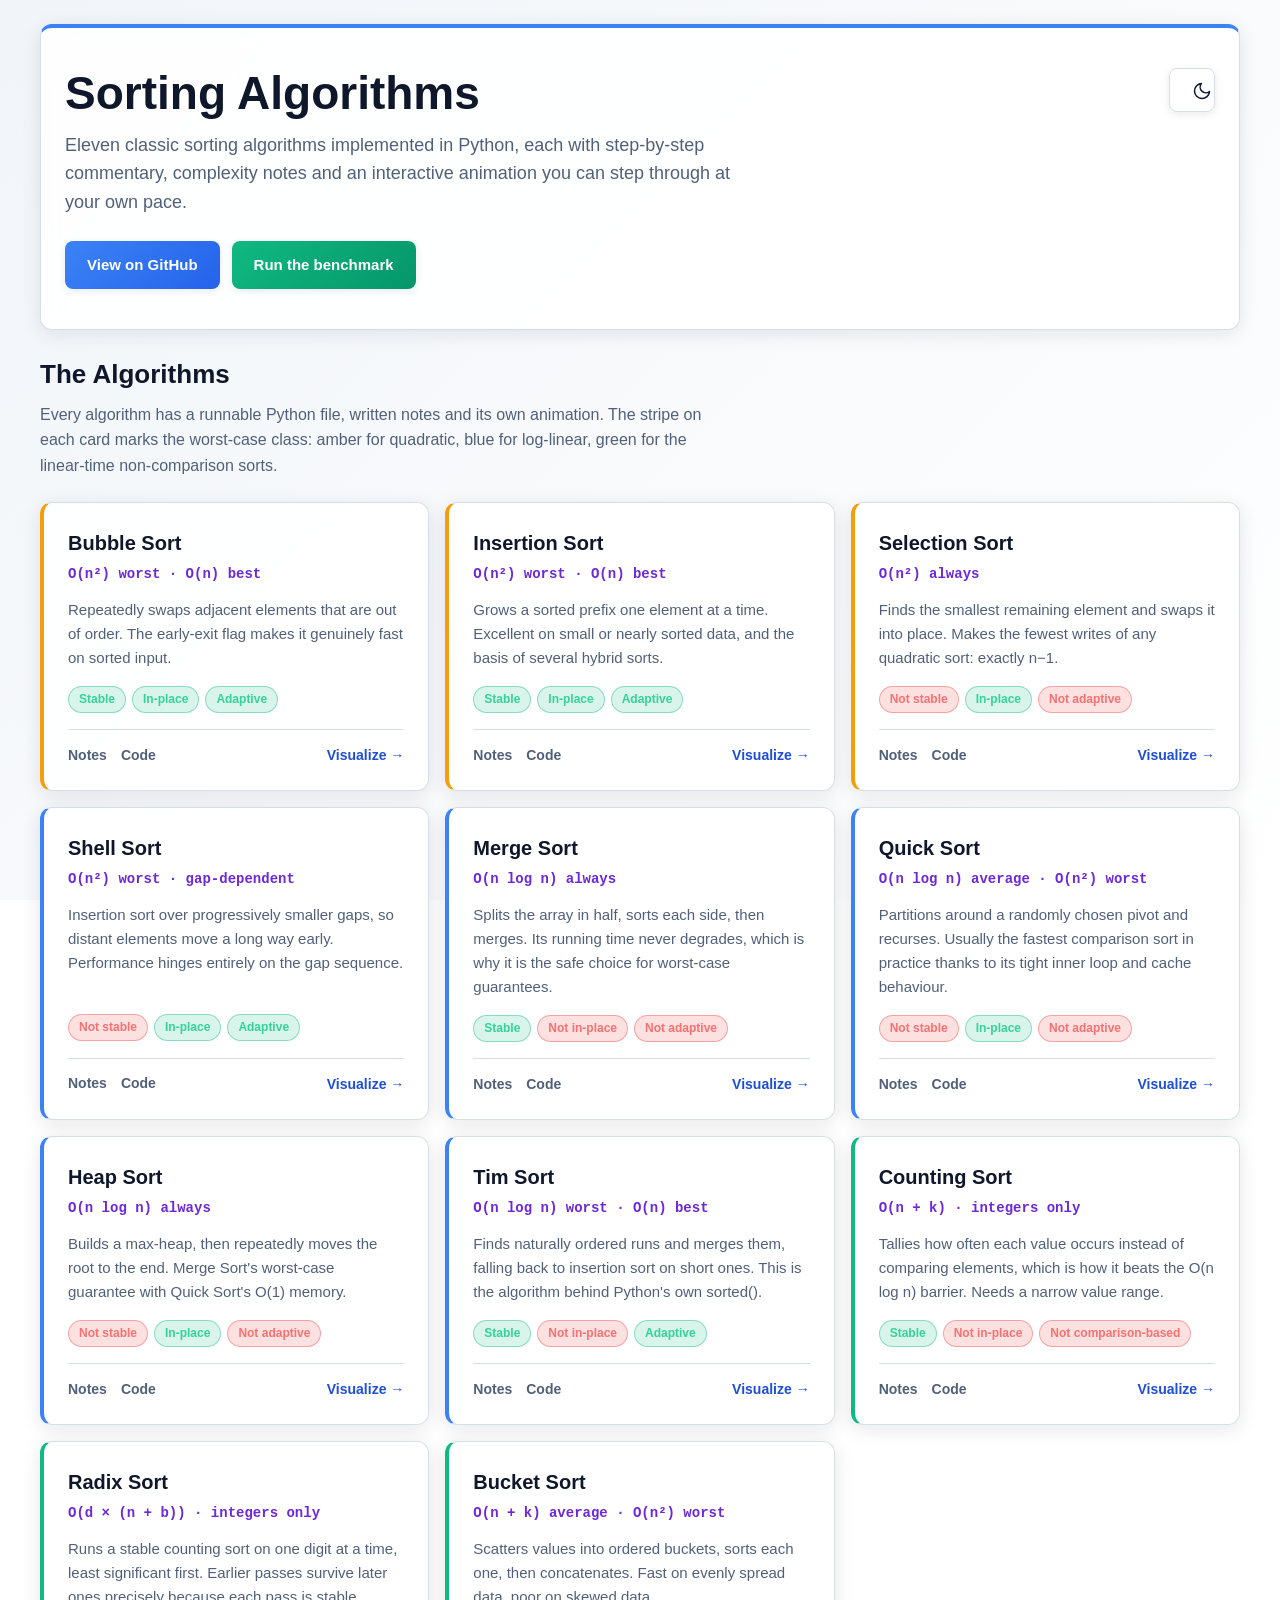
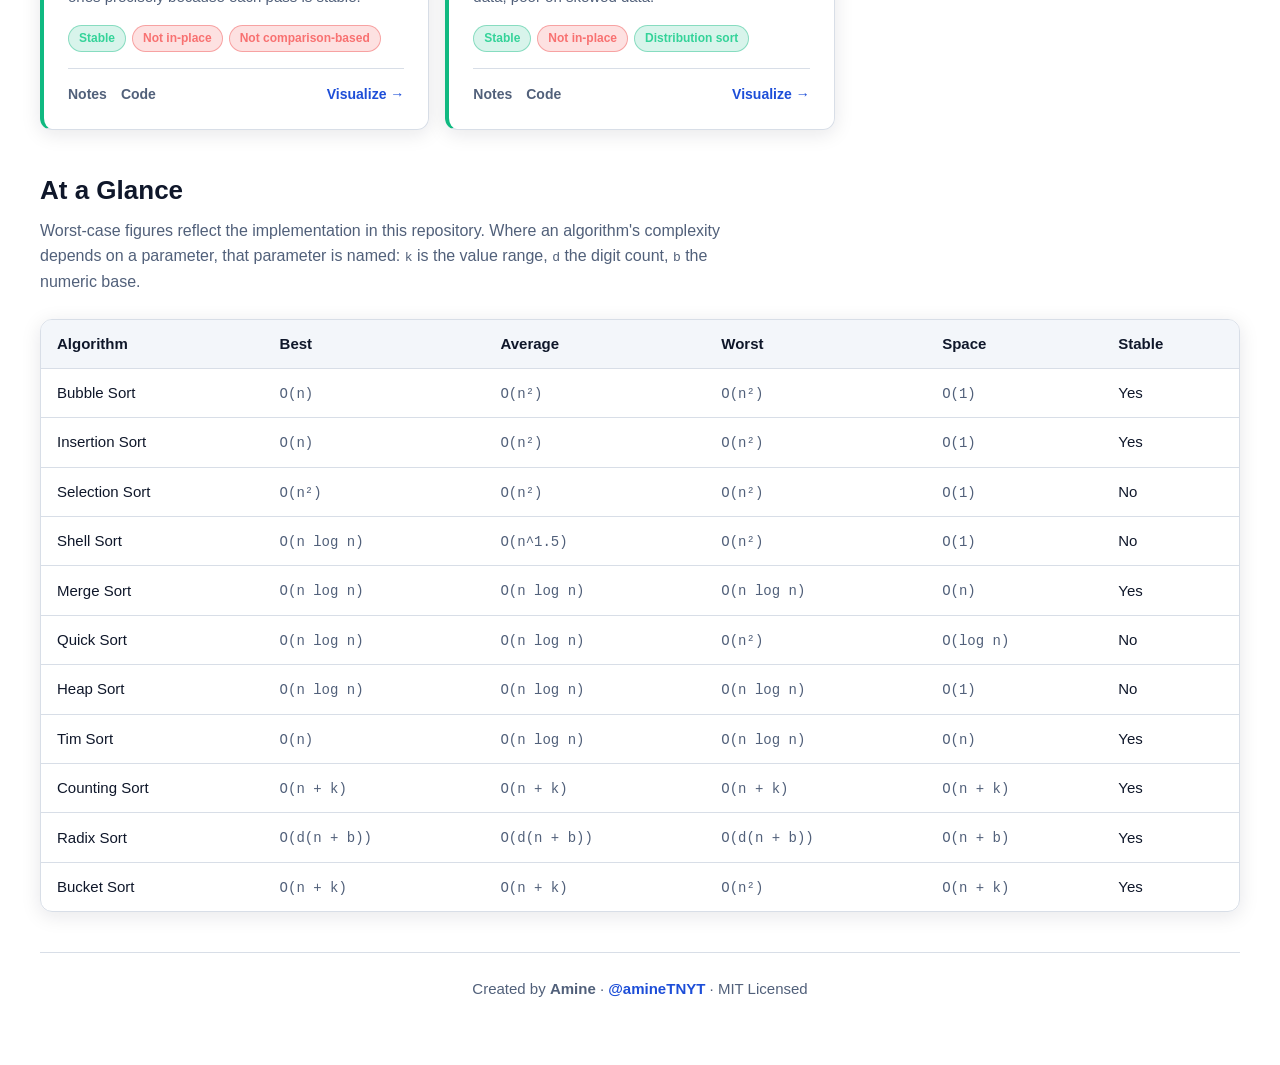
<file: index.html>
<!DOCTYPE html>
<html lang="en">
<head>
<meta charset="UTF-8">
<meta name="viewport" content="width=device-width, initial-scale=1.0">
<title>Sorting Algorithms - Python Implementations &amp; Visualizations</title>
<meta name="description" content="Eleven classic sorting algorithms in Python, each with commented code, complexity notes and an interactive animation.">
<link rel="stylesheet" href="./assets/visualizer.css">
<link rel="stylesheet" href="./assets/home.css">
<script>
    // Apply the saved theme before first paint, so the page never flashes
    // the wrong one on load.
    try {
        var savedTheme = localStorage.getItem('sorting-algorithms-theme');
        if (savedTheme) document.documentElement.setAttribute('data-theme', savedTheme);
    } catch (error) { /* storage unavailable - fall back to the OS preference */ }
</script>
</head>
<body>

<div class="container">

    <header class="hero">
        <div class="hero-top">
            <div>
                <h1>Sorting Algorithms</h1>
                <p class="tagline">
                    Eleven classic sorting algorithms implemented in Python, each with
                    step-by-step commentary, complexity notes and an interactive
                    animation you can step through at your own pace.
                </p>
            </div>
            <button class="theme-toggle" id="themeToggle" type="button" aria-label="Switch colour theme">
                <svg class="icon-moon" viewBox="0 0 24 24" aria-hidden="true">
                    <path d="M21 12.8A9 9 0 1 1 11.2 3a7 7 0 0 0 9.8 9.8z"/>
                </svg>
                <svg class="icon-sun" viewBox="0 0 24 24" aria-hidden="true">
                    <circle cx="12" cy="12" r="4"/>
                    <path d="M12 2v2M12 20v2M4.9 4.9l1.4 1.4M17.7 17.7l1.4 1.4M2 12h2M20 12h2M4.9 19.1l1.4-1.4M17.7 6.3l1.4-1.4"/>
                </svg>
            </button>
        </div>
        <div class="hero-links">
            <a href="https://github.com/amineTNYT/Sorting-algorithms">View on GitHub</a>
            <a class="secondary" href="./benchmark/">Run the benchmark</a>
        </div>
    </header>

    <section>
        <h2>The Algorithms</h2>
        <p class="section-note">
            Every algorithm has a runnable Python file, written notes and its own
            animation. The stripe on each card marks the worst-case class: amber for
            quadratic, blue for log-linear, green for the linear-time non-comparison
            sorts.
        </p>

        <div class="card-grid">

            <article class="card tier-quadratic">
                <h3>Bubble Sort</h3>
                <div class="complexity">O(n&sup2;) worst &middot; O(n) best</div>
                <p>
                    Repeatedly swaps adjacent elements that are out of order. The
                    early-exit flag makes it genuinely fast on sorted input.
                </p>
                <div class="traits">
                    <span class="trait yes">Stable</span>
                    <span class="trait yes">In-place</span>
                    <span class="trait yes">Adaptive</span>
                </div>
                <div class="card-links">
                    <a href="./Bubble%20sort/">Notes</a>
                    <a href="./Bubble%20sort/bubble_sort.py">Code</a>
                    <a class="viz" href="./Bubble%20sort/bubble_sort.html">Visualize &rarr;</a>
                </div>
            </article>

            <article class="card tier-quadratic">
                <h3>Insertion Sort</h3>
                <div class="complexity">O(n&sup2;) worst &middot; O(n) best</div>
                <p>
                    Grows a sorted prefix one element at a time. Excellent on small
                    or nearly sorted data, and the basis of several hybrid sorts.
                </p>
                <div class="traits">
                    <span class="trait yes">Stable</span>
                    <span class="trait yes">In-place</span>
                    <span class="trait yes">Adaptive</span>
                </div>
                <div class="card-links">
                    <a href="./Insertion%20sort/">Notes</a>
                    <a href="./Insertion%20sort/insertion_sort.py">Code</a>
                    <a class="viz" href="./Insertion%20sort/insertion_sort.html">Visualize &rarr;</a>
                </div>
            </article>

            <article class="card tier-quadratic">
                <h3>Selection Sort</h3>
                <div class="complexity">O(n&sup2;) always</div>
                <p>
                    Finds the smallest remaining element and swaps it into place.
                    Makes the fewest writes of any quadratic sort: exactly n&minus;1.
                </p>
                <div class="traits">
                    <span class="trait no">Not stable</span>
                    <span class="trait yes">In-place</span>
                    <span class="trait no">Not adaptive</span>
                </div>
                <div class="card-links">
                    <a href="./Selection%20sort/">Notes</a>
                    <a href="./Selection%20sort/selection_sort.py">Code</a>
                    <a class="viz" href="./Selection%20sort/selection_sort.html">Visualize &rarr;</a>
                </div>
            </article>

            <article class="card tier-loglinear">
                <h3>Shell Sort</h3>
                <div class="complexity">O(n&sup2;) worst &middot; gap-dependent</div>
                <p>
                    Insertion sort over progressively smaller gaps, so distant
                    elements move a long way early. Performance hinges entirely on
                    the gap sequence.
                </p>
                <div class="traits">
                    <span class="trait no">Not stable</span>
                    <span class="trait yes">In-place</span>
                    <span class="trait yes">Adaptive</span>
                </div>
                <div class="card-links">
                    <a href="./Shell%20sort/">Notes</a>
                    <a href="./Shell%20sort/shell_sort.py">Code</a>
                    <a class="viz" href="./Shell%20sort/shell_sort.html">Visualize &rarr;</a>
                </div>
            </article>

            <article class="card tier-loglinear">
                <h3>Merge Sort</h3>
                <div class="complexity">O(n log n) always</div>
                <p>
                    Splits the array in half, sorts each side, then merges. Its
                    running time never degrades, which is why it is the safe choice
                    for worst-case guarantees.
                </p>
                <div class="traits">
                    <span class="trait yes">Stable</span>
                    <span class="trait no">Not in-place</span>
                    <span class="trait no">Not adaptive</span>
                </div>
                <div class="card-links">
                    <a href="./Merge%20sort/">Notes</a>
                    <a href="./Merge%20sort/merge_sort.py">Code</a>
                    <a class="viz" href="./Merge%20sort/merge_sort.html">Visualize &rarr;</a>
                </div>
            </article>

            <article class="card tier-loglinear">
                <h3>Quick Sort</h3>
                <div class="complexity">O(n log n) average &middot; O(n&sup2;) worst</div>
                <p>
                    Partitions around a randomly chosen pivot and recurses. Usually
                    the fastest comparison sort in practice thanks to its tight
                    inner loop and cache behaviour.
                </p>
                <div class="traits">
                    <span class="trait no">Not stable</span>
                    <span class="trait yes">In-place</span>
                    <span class="trait no">Not adaptive</span>
                </div>
                <div class="card-links">
                    <a href="./Quick%20sort/">Notes</a>
                    <a href="./Quick%20sort/quick_sort.py">Code</a>
                    <a class="viz" href="./Quick%20sort/quick_sort.html">Visualize &rarr;</a>
                </div>
            </article>

            <article class="card tier-loglinear">
                <h3>Heap Sort</h3>
                <div class="complexity">O(n log n) always</div>
                <p>
                    Builds a max-heap, then repeatedly moves the root to the end.
                    Merge Sort's worst-case guarantee with Quick Sort's O(1) memory.
                </p>
                <div class="traits">
                    <span class="trait no">Not stable</span>
                    <span class="trait yes">In-place</span>
                    <span class="trait no">Not adaptive</span>
                </div>
                <div class="card-links">
                    <a href="./Heap%20sort/">Notes</a>
                    <a href="./Heap%20sort/heap_sort.py">Code</a>
                    <a class="viz" href="./Heap%20sort/heap_sort.html">Visualize &rarr;</a>
                </div>
            </article>

            <article class="card tier-loglinear">
                <h3>Tim Sort</h3>
                <div class="complexity">O(n log n) worst &middot; O(n) best</div>
                <p>
                    Finds naturally ordered runs and merges them, falling back to
                    insertion sort on short ones. This is the algorithm behind
                    Python's own sorted().
                </p>
                <div class="traits">
                    <span class="trait yes">Stable</span>
                    <span class="trait no">Not in-place</span>
                    <span class="trait yes">Adaptive</span>
                </div>
                <div class="card-links">
                    <a href="./Tim%20sort/">Notes</a>
                    <a href="./Tim%20sort/tim_sort.py">Code</a>
                    <a class="viz" href="./Tim%20sort/tim_sort.html">Visualize &rarr;</a>
                </div>
            </article>

            <article class="card tier-linear">
                <h3>Counting Sort</h3>
                <div class="complexity">O(n + k) &middot; integers only</div>
                <p>
                    Tallies how often each value occurs instead of comparing
                    elements, which is how it beats the O(n log n) barrier. Needs a
                    narrow value range.
                </p>
                <div class="traits">
                    <span class="trait yes">Stable</span>
                    <span class="trait no">Not in-place</span>
                    <span class="trait no">Not comparison-based</span>
                </div>
                <div class="card-links">
                    <a href="./Counting%20sort/">Notes</a>
                    <a href="./Counting%20sort/counting_sort.py">Code</a>
                    <a class="viz" href="./Counting%20sort/counting_sort.html">Visualize &rarr;</a>
                </div>
            </article>

            <article class="card tier-linear">
                <h3>Radix Sort</h3>
                <div class="complexity">O(d &times; (n + b)) &middot; integers only</div>
                <p>
                    Runs a stable counting sort on one digit at a time, least
                    significant first. Earlier passes survive later ones precisely
                    because each pass is stable.
                </p>
                <div class="traits">
                    <span class="trait yes">Stable</span>
                    <span class="trait no">Not in-place</span>
                    <span class="trait no">Not comparison-based</span>
                </div>
                <div class="card-links">
                    <a href="./Radix%20sort/">Notes</a>
                    <a href="./Radix%20sort/radix_sort.py">Code</a>
                    <a class="viz" href="./Radix%20sort/radix_sort.html">Visualize &rarr;</a>
                </div>
            </article>

            <article class="card tier-linear">
                <h3>Bucket Sort</h3>
                <div class="complexity">O(n + k) average &middot; O(n&sup2;) worst</div>
                <p>
                    Scatters values into ordered buckets, sorts each one, then
                    concatenates. Fast on evenly spread data, poor on skewed data.
                </p>
                <div class="traits">
                    <span class="trait yes">Stable</span>
                    <span class="trait no">Not in-place</span>
                    <span class="trait yes">Distribution sort</span>
                </div>
                <div class="card-links">
                    <a href="./Bucket%20sort/">Notes</a>
                    <a href="./Bucket%20sort/bucket_sort.py">Code</a>
                    <a class="viz" href="./Bucket%20sort/bucket_sort.html">Visualize &rarr;</a>
                </div>
            </article>

        </div>
    </section>

    <section>
        <h2>At a Glance</h2>
        <p class="section-note">
            Worst-case figures reflect the implementation in this repository. Where
            an algorithm's complexity depends on a parameter, that parameter is
            named: <code>k</code> is the value range, <code>d</code> the digit
            count, <code>b</code> the numeric base.
        </p>

        <div class="table-wrap">
            <table>
                <thead>
                    <tr>
                        <th>Algorithm</th>
                        <th>Best</th>
                        <th>Average</th>
                        <th>Worst</th>
                        <th>Space</th>
                        <th>Stable</th>
                    </tr>
                </thead>
                <tbody>
                    <tr>
                        <td>Bubble Sort</td>
                        <td><code>O(n)</code></td>
                        <td><code>O(n&sup2;)</code></td>
                        <td><code>O(n&sup2;)</code></td>
                        <td><code>O(1)</code></td>
                        <td>Yes</td>
                    </tr>
                    <tr>
                        <td>Insertion Sort</td>
                        <td><code>O(n)</code></td>
                        <td><code>O(n&sup2;)</code></td>
                        <td><code>O(n&sup2;)</code></td>
                        <td><code>O(1)</code></td>
                        <td>Yes</td>
                    </tr>
                    <tr>
                        <td>Selection Sort</td>
                        <td><code>O(n&sup2;)</code></td>
                        <td><code>O(n&sup2;)</code></td>
                        <td><code>O(n&sup2;)</code></td>
                        <td><code>O(1)</code></td>
                        <td>No</td>
                    </tr>
                    <tr>
                        <td>Shell Sort</td>
                        <td><code>O(n log n)</code></td>
                        <td><code>O(n^1.5)</code></td>
                        <td><code>O(n&sup2;)</code></td>
                        <td><code>O(1)</code></td>
                        <td>No</td>
                    </tr>
                    <tr>
                        <td>Merge Sort</td>
                        <td><code>O(n log n)</code></td>
                        <td><code>O(n log n)</code></td>
                        <td><code>O(n log n)</code></td>
                        <td><code>O(n)</code></td>
                        <td>Yes</td>
                    </tr>
                    <tr>
                        <td>Quick Sort</td>
                        <td><code>O(n log n)</code></td>
                        <td><code>O(n log n)</code></td>
                        <td><code>O(n&sup2;)</code></td>
                        <td><code>O(log n)</code></td>
                        <td>No</td>
                    </tr>
                    <tr>
                        <td>Heap Sort</td>
                        <td><code>O(n log n)</code></td>
                        <td><code>O(n log n)</code></td>
                        <td><code>O(n log n)</code></td>
                        <td><code>O(1)</code></td>
                        <td>No</td>
                    </tr>
                    <tr>
                        <td>Tim Sort</td>
                        <td><code>O(n)</code></td>
                        <td><code>O(n log n)</code></td>
                        <td><code>O(n log n)</code></td>
                        <td><code>O(n)</code></td>
                        <td>Yes</td>
                    </tr>
                    <tr>
                        <td>Counting Sort</td>
                        <td><code>O(n + k)</code></td>
                        <td><code>O(n + k)</code></td>
                        <td><code>O(n + k)</code></td>
                        <td><code>O(n + k)</code></td>
                        <td>Yes</td>
                    </tr>
                    <tr>
                        <td>Radix Sort</td>
                        <td><code>O(d(n + b))</code></td>
                        <td><code>O(d(n + b))</code></td>
                        <td><code>O(d(n + b))</code></td>
                        <td><code>O(n + b)</code></td>
                        <td>Yes</td>
                    </tr>
                    <tr>
                        <td>Bucket Sort</td>
                        <td><code>O(n + k)</code></td>
                        <td><code>O(n + k)</code></td>
                        <td><code>O(n&sup2;)</code></td>
                        <td><code>O(n + k)</code></td>
                        <td>Yes</td>
                    </tr>
                </tbody>
            </table>
        </div>
    </section>

    <footer class="page-footer">
        Created by <strong>Amine</strong> &middot;
        <a href="https://github.com/amineTNYT" target="_blank" rel="noopener">@amineTNYT</a>
        &middot; MIT Licensed
    </footer>

</div>

<script src="./assets/visualizer.js"></script>

</body>
</html>
</file>
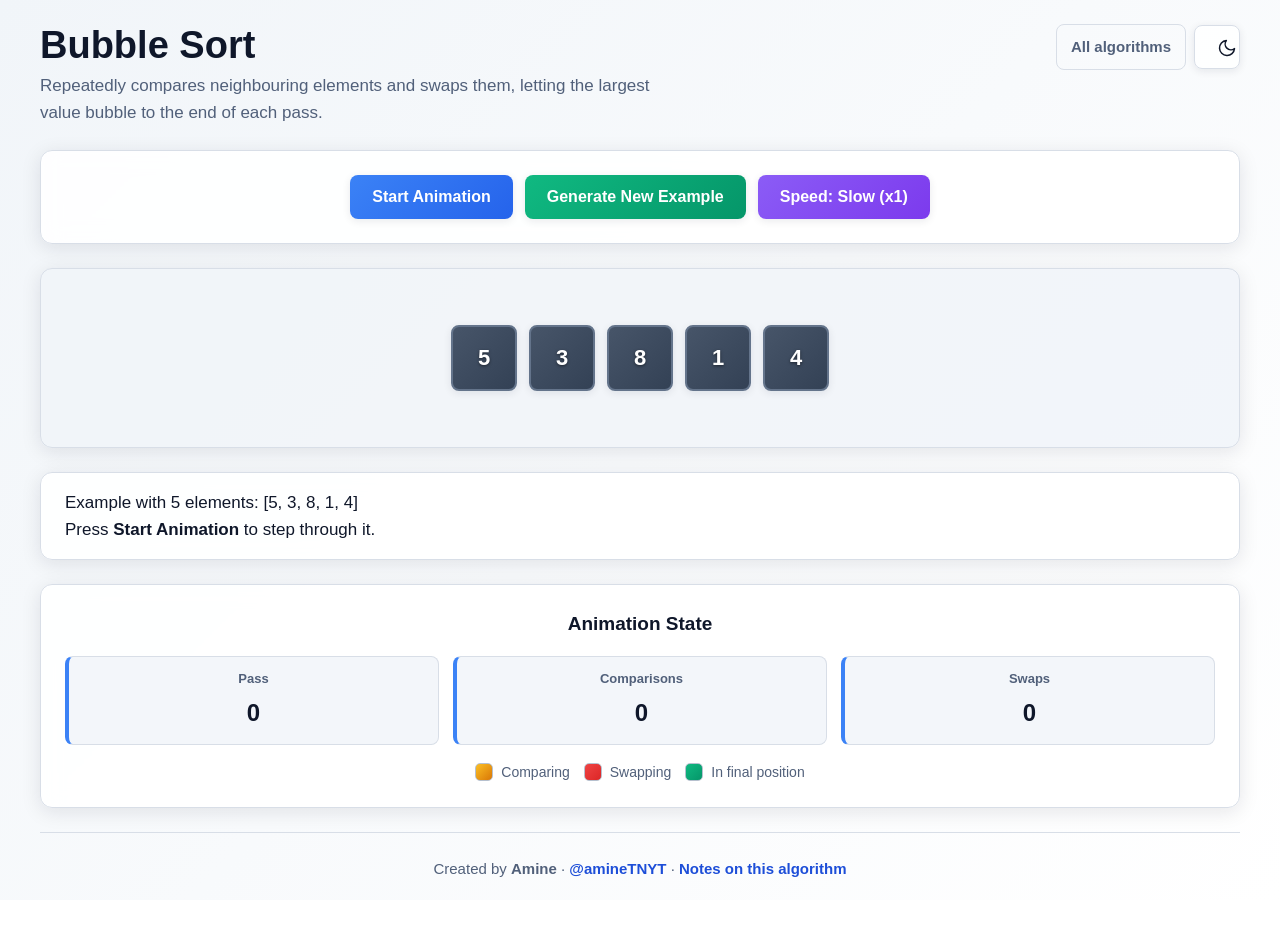
<file: Bubble sort/bubble_sort.html>
<!DOCTYPE html>
<html lang="en">
<head>
<meta charset="UTF-8">
<meta name="viewport" content="width=device-width, initial-scale=1.0">
<title>Bubble Sort - Interactive Visualization</title>
<meta name="description" content="Repeatedly compares neighbouring elements and swaps them, letting the largest value bubble to the end of each pass.">
<link rel="stylesheet" href="../assets/visualizer.css">
<script>
    // Apply the saved theme before first paint, so the page never flashes
    // the wrong one on load.
    try {
        var savedTheme = localStorage.getItem('sorting-algorithms-theme');
        if (savedTheme) document.documentElement.setAttribute('data-theme', savedTheme);
    } catch (error) { /* storage unavailable - fall back to the OS preference */ }
</script>
</head>
<body>

<div class="container">

    <header class="page-header">
        <div>
            <h1>Bubble Sort</h1>
            <p class="subtitle">Repeatedly compares neighbouring elements and swaps them, letting the largest value bubble to the end of each pass.</p>
        </div>
        <div class="header-actions">
            <a class="back-link" href="../index.html">All algorithms</a>
            <button class="theme-toggle" id="themeToggle" type="button" aria-label="Switch colour theme">
                <svg class="icon-moon" viewBox="0 0 24 24" aria-hidden="true">
                    <path d="M21 12.8A9 9 0 1 1 11.2 3a7 7 0 0 0 9.8 9.8z"/>
                </svg>
                <svg class="icon-sun" viewBox="0 0 24 24" aria-hidden="true">
                    <circle cx="12" cy="12" r="4"/>
                    <path d="M12 2v2M12 20v2M4.9 4.9l1.4 1.4M17.7 17.7l1.4 1.4M2 12h2M20 12h2M4.9 19.1l1.4-1.4M17.7 6.3l1.4-1.4"/>
                </svg>
            </button>
        </div>
    </header>

    <div class="panel">
        <div class="buttons">
            <button id="startBtn" type="button">Start Animation</button>
            <button id="generateBtn" type="button">Generate New Example</button>
            <button id="speedBtn" type="button">Speed: Slow (x1)</button>
        </div>
    </div>

    <div class="array-display">
        <div class="array-container" id="arrayContainer"></div>
        <div class="aux-panel" id="auxPanel">
            <div class="aux-title" id="auxTitle"></div>
            <div class="aux-row" id="auxRow"></div>
        </div>
    </div>

    <div class="steps" id="steps" role="status" aria-live="polite"></div>

    <div class="panel">
        <h2>Animation State</h2>
        <div class="status-info">
            <div class="info-item">
                <div class="info-label">Pass</div>
                <div class="info-value" id="pass">0</div>
            </div>
            <div class="info-item">
                <div class="info-label">Comparisons</div>
                <div class="info-value" id="comparisons">0</div>
            </div>
            <div class="info-item">
                <div class="info-label">Swaps</div>
                <div class="info-value" id="swaps">0</div>
            </div>
        </div>
        <div class="legend">
            <div class="legend-item">
                <span class="legend-swatch" style="background:linear-gradient(135deg,#fbbf24,#d97706)"></span>Comparing
            </div>
            <div class="legend-item">
                <span class="legend-swatch" style="background:linear-gradient(135deg,#ef4444,#dc2626)"></span>Swapping
            </div>
            <div class="legend-item">
                <span class="legend-swatch" style="background:linear-gradient(135deg,#10b981,#059669)"></span>In final position
            </div>
        </div>
    </div>

    <footer class="page-footer">
        Created by <strong>Amine</strong> &middot;
        <a href="https://github.com/amineTNYT" target="_blank" rel="noopener">@amineTNYT</a>
        &middot; <a href="./README.md">Notes on this algorithm</a>
    </footer>

</div>

<script src="../assets/visualizer.js"></script>
<script>
SortingVisualizer.create({
    defaultExample: [5, 3, 8, 1, 4],
    randomLength: 8,
    stats: [{ id: 'pass' }, { id: 'comparisons' }, { id: 'swaps' }],
    run: async function (ctx) {
        var n = ctx.length;
        var pass = 0;
        var swapped = true;

        // Everything from this index onward is already in its final place
        function restore(index, settledFrom) {
            ctx.setClass(index, index >= settledFrom ? 'sorted' : 'default');
        }

        while (swapped && pass < n) {
            swapped = false;
            pass++;
            ctx.stat('pass', pass);
            var settledFrom = n - pass + 1;

            ctx.say('<strong>Pass ' + pass + '</strong>: walk left to right, comparing each neighbouring pair.');
            await ctx.sleep(1100);

            for (var i = 0; i < n - pass; i++) {
                ctx.bump('comparisons');
                ctx.setClass(i, 'comparing');
                ctx.setClass(i + 1, 'comparing');
                ctx.say('Is ' + ctx.arr[i] + ' &gt; ' + ctx.arr[i + 1] + ' ?');
                await ctx.sleep(950);

                if (ctx.arr[i] > ctx.arr[i + 1]) {
                    ctx.setClass(i, 'active');
                    ctx.setClass(i + 1, 'active');
                    ctx.say('Yes &rarr; swap them so the larger value moves right.');
                    await ctx.sleep(700);
                    ctx.swap(i, i + 1);
                    ctx.bump('swaps');
                    swapped = true;
                    await ctx.sleep(550);
                } else {
                    ctx.say('No &rarr; this pair is already in order.');
                    await ctx.sleep(550);
                }

                restore(i, settledFrom);
                restore(i + 1, settledFrom);
            }

            if (n - pass >= 0) ctx.setClass(n - pass, 'sorted');

            if (!swapped) {
                ctx.say('<strong>No swaps in this pass</strong> &rarr; the array is already sorted, so we stop early.');
                await ctx.sleep(1400);
            }
        }
    }
});
</script>

</body>
</html>
</file>
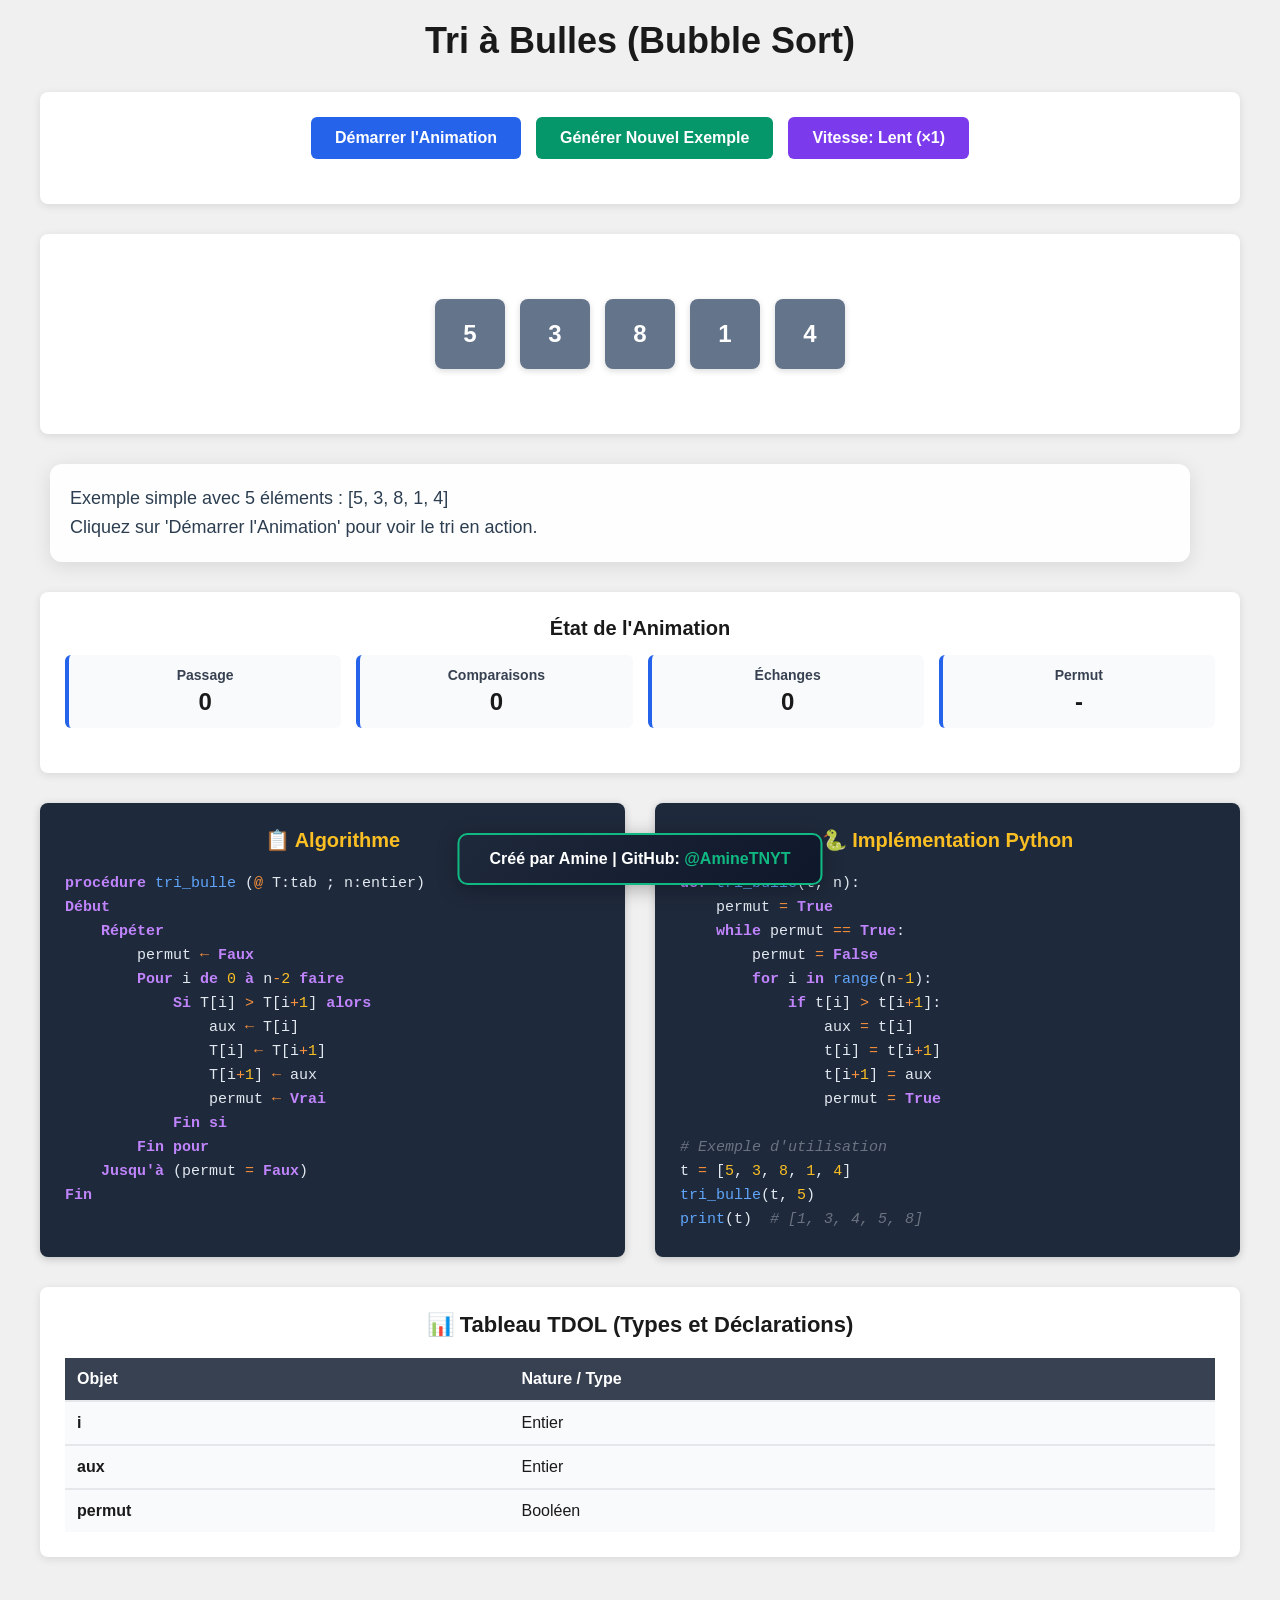
<file: Bubble sort/tri bulle (5).html>
<!DOCTYPE html>
<html lang="fr">
<head>
<meta charset="UTF-8">
<meta name="viewport" content="width=device-width, initial-scale=1.0">
<title>Tri à Bulles - Animation Éducative</title>
<style>
    * {
        margin: 0;
        padding: 0;
        box-sizing: border-box;
    }

    body {
        font-family: 'Segoe UI', Tahoma, Geneva, Verdana, sans-serif;
        background-color: #f0f0f0;
        color: #222;
        padding: 20px;
        padding-bottom: 100px;
    }

    .container {
        max-width: 1200px;
        margin: 0 auto;
    }

    h1 { 
        text-align: center;
        color: #1a1a1a;
        margin-bottom: 30px;
        font-size: 36px;
    }

    .control-panel {
        background: white;
        padding: 25px;
        border-radius: 8px;
        box-shadow: 0 2px 8px rgba(0,0,0,0.1);
        margin-bottom: 30px;
    }

    .buttons {
        display: flex;
        gap: 15px;
        flex-wrap: wrap;
        justify-content: center;
        margin-bottom: 20px;
    }

    button {
        padding: 12px 24px;
        font-size: 16px;
        font-weight: 600;
        cursor: pointer;
        border: none;
        border-radius: 6px;
        transition: all 0.3s;
        color: white;
    }

    #startBtn {
        background: #2563eb;
    }
    #startBtn:hover:not(:disabled) {
        background: #1d4ed8;
    }

    #generateBtn {
        background: #059669;
    }
    #generateBtn:hover:not(:disabled) {
        background: #047857;
    }

    #speedBtn {
        background: #7c3aed;
    }
    #speedBtn:hover:not(:disabled) {
        background: #6d28d9;
    }

    button:disabled {
        background: #9ca3af;
        cursor: not-allowed;
        opacity: 0.6;
    }

    .array-display {
        background: white;
        padding: 40px 20px;
        border-radius: 8px;
        box-shadow: 0 2px 8px rgba(0,0,0,0.1);
        margin-bottom: 30px;
        min-height: 200px;
        display: flex;
        justify-content: center;
        align-items: center;
        position: relative;
    }

    .array-container {
        display: flex;
        gap: 15px;
        align-items: flex-end;
    }

    .array-element {
        width: 70px;
        height: 70px;
        display: flex;
        align-items: center;
        justify-content: center;
        font-size: 24px;
        font-weight: bold;
        border-radius: 8px;
        transition: all 0.4s ease;
        box-shadow: 0 2px 6px rgba(0,0,0,0.15);
        color: white;
        position: relative;
    }

    .default {
        background: #64748b;
    }

    .comparing {
        background: #f59e0b;
        transform: scale(1.15);
    }

    .swapping {
        background: #ef4444;
        transform: scale(1.2);
        animation: pulse 1s infinite;
    }

    .swapped {
        background: #10b981;
        transform: scale(1.1);
    }

    .sorted {
        background: #10b981;
    }

    @keyframes pulse {
        0% { transform: scale(1.1); }
        50% { transform: scale(1.25); }
        100% { transform: scale(1.1); }
    }

    .arrow {
        position: absolute;
        top: -40px;
        left: 50%;
        transform: translateX(-50%);
        font-size: 32px;
        color: #ef4444;
        animation: bounce 1.5s infinite;
    }

    @keyframes bounce {
        0%, 100% { transform: translateX(-50%) translateY(0); }
        50% { transform: translateX(-50%) translateY(-10px); }
    }

    #steps {
        margin: 30px 10px;
        max-width: 95%;
        font-size: 18px;
        min-height: 80px;
        padding: 20px;
        background: rgba(255,255,255,0.95);
        border-radius: 12px;
        color: #2c3e50;
        box-shadow: 0 4px 20px rgba(0,0,0,0.1);
        line-height: 1.6;
    }

    .status-panel {
        background: white;
        padding: 25px;
        border-radius: 8px;
        box-shadow: 0 2px 8px rgba(0,0,0,0.1);
        margin-bottom: 30px;
    }

    .status-panel h3 {
        color: #1a1a1a;
        margin-bottom: 15px;
        font-size: 20px;
        text-align: center;
    }

    .status-info {
        display: grid;
        grid-template-columns: repeat(auto-fit, minmax(200px, 1fr));
        gap: 15px;
        margin-bottom: 20px;
    }

    .info-item {
        background: #f9fafb;
        padding: 12px;
        border-radius: 6px;
        border-left: 4px solid #2563eb;
        text-align: center;
    }

    .info-label {
        font-weight: 600;
        color: #374151;
        font-size: 14px;
    }

    .info-value {
        font-size: 24px;
        color: #1a1a1a;
        font-weight: bold;
        margin-top: 5px;
    }

    .code-section {
        display: grid;
        grid-template-columns: repeat(auto-fit, minmax(500px, 1fr));
        gap: 30px;
        margin-bottom: 30px;
    }

    .code-block {
        background: #1e293b;
        padding: 25px;
        border-radius: 8px;
        box-shadow: 0 2px 8px rgba(0,0,0,0.2);
    }

    .code-block h3 {
        color: #fbbf24;
        margin-bottom: 20px;
        font-size: 20px;
        text-align: center;
    }

    .code-block pre {
        color: #e2e8f0;
        font-family: 'Courier New', monospace;
        font-size: 15px;
        line-height: 1.6;
        overflow-x: auto;
    }

    /* Syntax highlighting colors */
    .keyword { color: #c084fc; font-weight: bold; }
    .function { color: #60a5fa; }
    .string { color: #34d399; }
    .comment { color: #6b7280; font-style: italic; }
    .number { color: #fbbf24; }
    .variable { color: #f472b6; }
    .operator { color: #fb923c; }

    .tdol-table {
        background: white;
        padding: 25px;
        border-radius: 8px;
        box-shadow: 0 2px 8px rgba(0,0,0,0.1);
        margin-bottom: 30px;
    }

    .tdol-table h3 {
        color: #1a1a1a;
        margin-bottom: 20px;
        text-align: center;
        font-size: 22px;
    }

    table {
        width: 100%;
        border-collapse: collapse;
        margin-top: 10px;
    }

    th, td {
        padding: 12px;
        text-align: left;
        border-bottom: 2px solid #e5e7eb;
    }

    th {
        background: #374151;
        color: white;
        font-weight: 600;
    }

    td {
        background: #f9fafb;
        color: #1a1a1a;
    }

    tr:last-child td {
        border-bottom: none;
    }

    .watermark {
        position: fixed;
        bottom: 15px;
        left: 50%;
        transform: translateX(-50%);
        background: linear-gradient(135deg, #1e293b 0%, #0f172a 100%);
        color: white;
        padding: 15px 30px;
        border-radius: 10px;
        font-size: 16px;
        font-weight: 600;
        z-index: 1000;
        box-shadow: 0 4px 20px rgba(0,0,0,0.3);
        border: 2px solid #10b981;
    }

    .watermark a {
        color: #10b981;
        text-decoration: none;
        font-weight: bold;
        transition: color 0.3s;
    }

    .watermark a:hover {
        color: #34d399;
        text-decoration: underline;
    }

    @media (max-width: 768px) {
        .code-section {
            grid-template-columns: 1fr;
        }
        
        .array-element {
            width: 55px;
            height: 55px;
            font-size: 20px;
        }
        
        h1 {
            font-size: 28px;
        }
        
        .watermark {
            font-size: 14px;
            padding: 12px 20px;
        }
        
        .arrow {
            top: -35px;
            font-size: 28px;
        }
    }
</style>
</head>
<body>

<div class="container">
    <h1>Tri à Bulles (Bubble Sort)</h1>

    <div class="control-panel">
        <div class="buttons">
            <button id="startBtn">Démarrer l'Animation</button>
            <button id="generateBtn">Générer Nouvel Exemple</button>
            <button id="speedBtn">Vitesse: Lent (×1)</button>
        </div>
    </div>

    <div class="array-display">
        <div class="array-container" id="arrayContainer"></div>
    </div>

    <div id="steps">Cliquez sur le bouton pour commencer l'animation.</div>

    <div class="status-panel">
        <h3>État de l'Animation</h3>
        <div class="status-info">
            <div class="info-item">
                <div class="info-label">Passage</div>
                <div class="info-value" id="passNum">0</div>
            </div>
            <div class="info-item">
                <div class="info-label">Comparaisons</div>
                <div class="info-value" id="comparisons">0</div>
            </div>
            <div class="info-item">
                <div class="info-label">Échanges</div>
                <div class="info-value" id="swaps">0</div>
            </div>
            <div class="info-item">
                <div class="info-label">Permut</div>
                <div class="info-value" id="permutStatus">-</div>
            </div>
        </div>
    </div>

    <div class="code-section">
        <div class="code-block">
            <h3>📋 Algorithme</h3>
            <pre><span class="keyword">procédure</span> <span class="function">tri_bulle</span> (<span class="operator">@</span> T:tab ; n:entier)
<span class="keyword">Début</span>
    <span class="keyword">Répéter</span>
        permut <span class="operator">←</span> <span class="keyword">Faux</span>
        <span class="keyword">Pour</span> i <span class="keyword">de</span> <span class="number">0</span> <span class="keyword">à</span> n<span class="operator">-</span><span class="number">2</span> <span class="keyword">faire</span>
            <span class="keyword">Si</span> T[i] <span class="operator">></span> T[i<span class="operator">+</span><span class="number">1</span>] <span class="keyword">alors</span>
                aux <span class="operator">←</span> T[i]
                T[i] <span class="operator">←</span> T[i<span class="operator">+</span><span class="number">1</span>]
                T[i<span class="operator">+</span><span class="number">1</span>] <span class="operator">←</span> aux
                permut <span class="operator">←</span> <span class="keyword">Vrai</span>
            <span class="keyword">Fin si</span>
        <span class="keyword">Fin pour</span>
    <span class="keyword">Jusqu'à</span> (permut <span class="operator">=</span> <span class="keyword">Faux</span>)
<span class="keyword">Fin</span></pre>
        </div>

        <div class="code-block">
            <h3>🐍 Implémentation Python</h3>
            <pre><span class="keyword">def</span> <span class="function">tri_bulle</span>(t, n):
    permut <span class="operator">=</span> <span class="keyword">True</span>
    <span class="keyword">while</span> permut <span class="operator">==</span> <span class="keyword">True</span>:
        permut <span class="operator">=</span> <span class="keyword">False</span>
        <span class="keyword">for</span> i <span class="keyword">in</span> <span class="function">range</span>(n<span class="operator">-</span><span class="number">1</span>):
            <span class="keyword">if</span> t[i] <span class="operator">></span> t[i<span class="operator">+</span><span class="number">1</span>]:
                aux <span class="operator">=</span> t[i]
                t[i] <span class="operator">=</span> t[i<span class="operator">+</span><span class="number">1</span>]
                t[i<span class="operator">+</span><span class="number">1</span>] <span class="operator">=</span> aux
                permut <span class="operator">=</span> <span class="keyword">True</span>

<span class="comment"># Exemple d'utilisation</span>
t <span class="operator">=</span> [<span class="number">5</span>, <span class="number">3</span>, <span class="number">8</span>, <span class="number">1</span>, <span class="number">4</span>]
<span class="function">tri_bulle</span>(t, <span class="number">5</span>)
<span class="function">print</span>(t)  <span class="comment"># [1, 3, 4, 5, 8]</span></pre>
        </div>
    </div>

    <div class="tdol-table">
        <h3>📊 Tableau TDOL (Types et Déclarations)</h3>
        <table>
            <thead>
                <tr>
                    <th>Objet</th>
                    <th>Nature / Type</th>
                </tr>
            </thead>
            <tbody>
                <tr>
                    <td><strong>i</strong></td>
                    <td>Entier</td>
                </tr>
                <tr>
                    <td><strong>aux</strong></td>
                    <td>Entier</td>
                </tr>
                <tr>
                    <td><strong>permut</strong></td>
                    <td>Booléen</td>
                </tr>
            </tbody>
        </table>
    </div>
</div>

<div class="watermark">
    Créé par <strong>Amine</strong> | GitHub: <a href="https://github.com/AmineTNYT" target="_blank">@AmineTNYT</a>
</div>

<script>
const arrayContainer = document.getElementById('arrayContainer');
const startBtn = document.getElementById('startBtn');
const generateBtn = document.getElementById('generateBtn');
const speedBtn = document.getElementById('speedBtn');
const stepsDiv = document.getElementById('steps');
const passNum = document.getElementById('passNum');
const comparisons = document.getElementById('comparisons');
const swaps = document.getElementById('swaps');
const permutStatus = document.getElementById('permutStatus');

let arr = [];
let isAnimating = false;
let currentExample = 'simple';

// Speed settings
let speedLevel = 1;
let baseDelay = 1000;

speedBtn.onclick = () => {
    if (speedLevel === 1) {
        speedLevel = 2; baseDelay = 500; speedBtn.textContent = "Vitesse: Normal (×2)";
    } else if (speedLevel === 2) {
        speedLevel = 4; baseDelay = 250; speedBtn.textContent = "Vitesse: Rapide (×4)";
    } else {
        speedLevel = 1; baseDelay = 1000; speedBtn.textContent = "Vitesse: Lent (×1)";
    }
};

function sleep(ms) {
    return new Promise(resolve => setTimeout(resolve, ms / speedLevel));
}

function initializeSimpleExample() {
    arr = [5, 3, 8, 1, 4];
    currentExample = 'simple';
    renderArray();
    resetStats();
    stepsDiv.innerHTML = "Exemple simple avec 5 éléments : [5, 3, 8, 1, 4]<br>Cliquez sur 'Démarrer l'Animation' pour voir le tri en action.";
}

function generateRandomArray() {
    const length = 10;
    arr = Array.from({length}, () => Math.floor(Math.random() * 90) + 10);
    currentExample = 'random';
    renderArray();
    resetStats();
    stepsDiv.innerHTML = `Nouvel exemple avec ${length} éléments : [${arr.join(', ')}]<br>Cliquez sur 'Démarrer l'Animation' pour voir le tri.`;
}

function renderArray() {
    arrayContainer.innerHTML = '';
    arr.forEach((val, i) => {
        const div = document.createElement('div');
        div.className = 'array-element default';
        div.id = `elem${i}`;
        div.textContent = val;
        arrayContainer.appendChild(div);
    });
}

function resetStats() {
    passNum.textContent = '0';
    comparisons.textContent = '0';
    swaps.textContent = '0';
    permutStatus.textContent = '-';
    permutStatus.style.color = '#1a1a1a';
}

function updateElement(index, className) {
    const elem = document.getElementById(`elem${index}`);
    elem.className = `array-element ${className}`;
}

async function bubbleSortAnimation() {
    if (isAnimating) return;
    
    isAnimating = true;
    startBtn.disabled = true;
    generateBtn.disabled = true;
    startBtn.textContent = 'Animation en cours...';

    const n = arr.length;
    let totalComparisons = 0;
    let totalSwaps = 0;
    let pass = 0;

    stepsDiv.innerHTML = "<strong>Tableau initial non trié</strong>";
    await sleep(3000);

    let swapped;
    do {
        pass++;
        swapped = false;
        passNum.textContent = pass;
        permutStatus.textContent = 'Faux';
        permutStatus.style.color = '#ef4444';

        stepsDiv.innerHTML = `<strong>Passage ${pass}</strong> : Initialisation permut = Faux<br>Début du parcours du tableau`;
        await sleep(3000);

        for (let i = 0; i < n - 1; i++) {
            totalComparisons++;
            comparisons.textContent = totalComparisons;

            // Highlight comparing elements
            updateElement(i, 'comparing');
            updateElement(i + 1, 'comparing');
            
            // Add arrow to current element being examined
            const arrow = document.createElement('div');
            arrow.className = 'arrow';
            arrow.textContent = '↓';
            document.getElementById(`elem${i}`).appendChild(arrow);

            stepsDiv.innerHTML = `<strong>Passage ${pass}</strong> : Comparaison des éléments à la position ${i} et ${i+1}<br>${arr[i]} > ${arr[i+1]} ?`;
            await sleep(3000);

            if (arr[i] > arr[i + 1]) {
                // Need to swap
                document.getElementById(`elem${i}`).removeChild(arrow);
                updateElement(i, 'swapping');
                updateElement(i + 1, 'swapping');
                
                stepsDiv.innerHTML = `<strong>Passage ${pass}</strong> : Échange nécessaire !<br>${arr[i]} > ${arr[i+1]} → Échange requis<br><br>aux ← t[${i}] (${arr[i]})<br>t[${i}] ← t[${i+1}] (${arr[i+1]})<br>t[${i+1}] ← aux<br>permut ← Vrai`;
                await sleep(4000);

                // Perform swap
                [arr[i], arr[i + 1]] = [arr[i + 1], arr[i]];
                document.getElementById(`elem${i}`).textContent = arr[i];
                document.getElementById(`elem${i + 1}`).textContent = arr[i + 1];
                
                // Mark as swapped (green)
                updateElement(i, 'swapped');
                updateElement(i + 1, 'swapped');
                
                totalSwaps++;
                swaps.textContent = totalSwaps;
                swapped = true;
                permutStatus.textContent = 'Vrai';
                permutStatus.style.color = '#10b981';

                await sleep(2000);
                
                // Reset swapped elements to default
                updateElement(i, 'default');
                updateElement(i + 1, 'default');
            } else {
                // No swap needed
                document.getElementById(`elem${i}`).removeChild(arrow);
                stepsDiv.innerHTML += `<br>→ Non, pas d'échange nécessaire`;
                await sleep(1600);
            }

            // Reset to default
            updateElement(i, 'default');
            updateElement(i + 1, 'default');
            
            if (i === n - 2 && !swapped) {
                // Last comparison, no swap happened
                stepsDiv.innerHTML += `<br><br>Aucun échange pendant ce passage → Le tableau est trié !`;
            }
        }

        // Mark elements that are in their final position
        if (!swapped) {
            for (let i = 0; i < n; i++) {
                updateElement(i, 'sorted');
            }
        } else {
            // The last element of this pass is in correct position
            updateElement(n - pass, 'sorted');
        }

        await sleep(2000);
    } while (swapped);

    // Mark all as sorted at the end
    for (let i = 0; i < n; i++) {
        updateElement(i, 'sorted');
        await sleep(400);
    }

    stepsDiv.innerHTML = `<strong>Tri terminé !</strong> Le tableau est complètement trié.<br><br>Résumé : ${pass} passages, ${totalComparisons} comparaisons, ${totalSwaps} échanges`;

    isAnimating = false;
    startBtn.disabled = false;
    generateBtn.disabled = false;
    startBtn.textContent = 'Démarrer l\'Animation';
}

generateBtn.onclick = generateRandomArray;
startBtn.onclick = bubbleSortAnimation;

// Initialize with simple example
initializeSimpleExample();
</script>

</body>
</html>
</file>
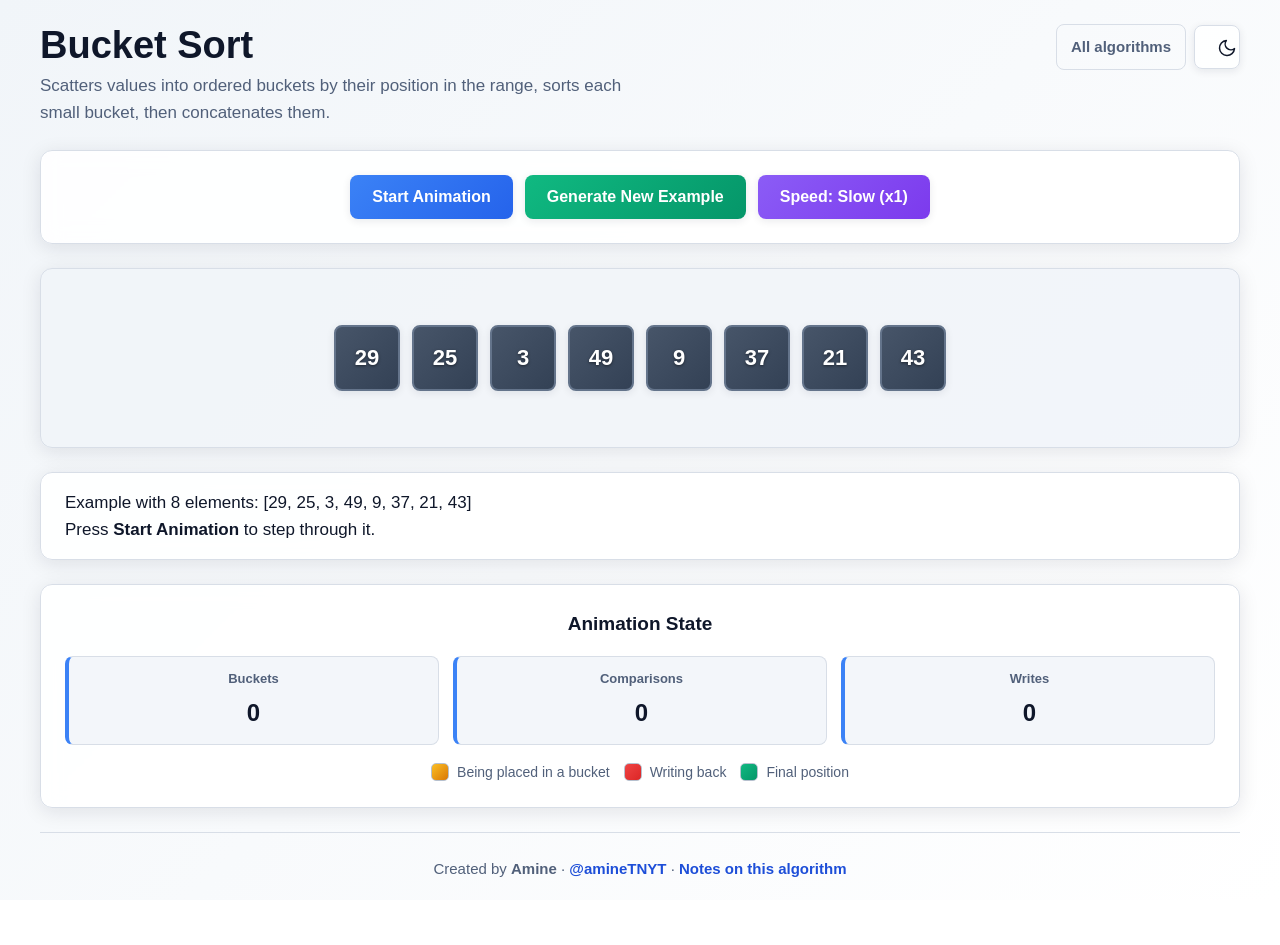
<file: Bucket sort/bucket_sort.html>
<!DOCTYPE html>
<html lang="en">
<head>
<meta charset="UTF-8">
<meta name="viewport" content="width=device-width, initial-scale=1.0">
<title>Bucket Sort - Interactive Visualization</title>
<meta name="description" content="Scatters values into ordered buckets by their position in the range, sorts each small bucket, then concatenates them.">
<link rel="stylesheet" href="../assets/visualizer.css">
<script>
    // Apply the saved theme before first paint, so the page never flashes
    // the wrong one on load.
    try {
        var savedTheme = localStorage.getItem('sorting-algorithms-theme');
        if (savedTheme) document.documentElement.setAttribute('data-theme', savedTheme);
    } catch (error) { /* storage unavailable - fall back to the OS preference */ }
</script>
</head>
<body>

<div class="container">

    <header class="page-header">
        <div>
            <h1>Bucket Sort</h1>
            <p class="subtitle">Scatters values into ordered buckets by their position in the range, sorts each small bucket, then concatenates them.</p>
        </div>
        <div class="header-actions">
            <a class="back-link" href="../index.html">All algorithms</a>
            <button class="theme-toggle" id="themeToggle" type="button" aria-label="Switch colour theme">
                <svg class="icon-moon" viewBox="0 0 24 24" aria-hidden="true">
                    <path d="M21 12.8A9 9 0 1 1 11.2 3a7 7 0 0 0 9.8 9.8z"/>
                </svg>
                <svg class="icon-sun" viewBox="0 0 24 24" aria-hidden="true">
                    <circle cx="12" cy="12" r="4"/>
                    <path d="M12 2v2M12 20v2M4.9 4.9l1.4 1.4M17.7 17.7l1.4 1.4M2 12h2M20 12h2M4.9 19.1l1.4-1.4M17.7 6.3l1.4-1.4"/>
                </svg>
            </button>
        </div>
    </header>

    <div class="panel">
        <div class="buttons">
            <button id="startBtn" type="button">Start Animation</button>
            <button id="generateBtn" type="button">Generate New Example</button>
            <button id="speedBtn" type="button">Speed: Slow (x1)</button>
        </div>
    </div>

    <div class="array-display">
        <div class="array-container" id="arrayContainer"></div>
        <div class="aux-panel" id="auxPanel">
            <div class="aux-title" id="auxTitle"></div>
            <div class="aux-row" id="auxRow"></div>
        </div>
    </div>

    <div class="steps" id="steps" role="status" aria-live="polite"></div>

    <div class="panel">
        <h2>Animation State</h2>
        <div class="status-info">
            <div class="info-item">
                <div class="info-label">Buckets</div>
                <div class="info-value" id="buckets">0</div>
            </div>
            <div class="info-item">
                <div class="info-label">Comparisons</div>
                <div class="info-value" id="comparisons">0</div>
            </div>
            <div class="info-item">
                <div class="info-label">Writes</div>
                <div class="info-value" id="writes">0</div>
            </div>
        </div>
        <div class="legend">
            <div class="legend-item">
                <span class="legend-swatch" style="background:linear-gradient(135deg,#fbbf24,#d97706)"></span>Being placed in a bucket
            </div>
            <div class="legend-item">
                <span class="legend-swatch" style="background:linear-gradient(135deg,#ef4444,#dc2626)"></span>Writing back
            </div>
            <div class="legend-item">
                <span class="legend-swatch" style="background:linear-gradient(135deg,#10b981,#059669)"></span>Final position
            </div>
        </div>
    </div>

    <footer class="page-footer">
        Created by <strong>Amine</strong> &middot;
        <a href="https://github.com/amineTNYT" target="_blank" rel="noopener">@amineTNYT</a>
        &middot; <a href="./README.md">Notes on this algorithm</a>
    </footer>

</div>

<script src="../assets/visualizer.js"></script>
<script>
SortingVisualizer.create({
    defaultExample: [29, 25, 3, 49, 9, 37, 21, 43],
    randomLength: 8,
    randomMin: 1,
    randomMax: 60,
    stats: [{ id: 'buckets' }, { id: 'comparisons' }, { id: 'writes' }],
    run: async function (ctx) {
        var n = ctx.length;
        var minVal = Math.min.apply(null, ctx.arr);
        var maxVal = Math.max.apply(null, ctx.arr);

        if (minVal === maxVal) {
            ctx.say('Every value is identical, so there is nothing to reorder.');
            await ctx.sleep(1200);
            return;
        }

        var bucketCount = n;
        var span = maxVal - minVal;
        var buckets = [];
        for (var b = 0; b < bucketCount; b++) buckets.push([]);

        ctx.stat('buckets', bucketCount);

        function showBuckets(activeIndex) {
            var cells = [];
            for (var b = 0; b < bucketCount; b++) {
                cells.push({
                    key: 'bucket ' + b,
                    val: buckets[b].length ? buckets[b].join(', ') : '-',
                    highlight: b === activeIndex
                });
            }
            ctx.aux('Buckets, each covering an equal slice of the value range', cells);
        }

        ctx.say('<strong>Step 1 - scatter.</strong> Send each value to a bucket based on where ' +
                'it falls between ' + minVal + ' and ' + maxVal + '.');
        showBuckets(null);
        await ctx.sleep(1800);

        for (var i = 0; i < n; i++) {
            var value = ctx.arr[i];
            var index = Math.floor((value - minVal) * (bucketCount - 1) / span);
            buckets[index].push(value);

            ctx.setClass(i, 'comparing');
            showBuckets(index);
            ctx.say(value + ' lands in <strong>bucket ' + index + '</strong>.');
            await ctx.sleep(850);
            ctx.setClass(i, 'default');
        }

        ctx.say('<strong>Step 2 - sort each bucket.</strong> Buckets are small, so a simple ' +
                'insertion sort is ideal here.');
        await ctx.sleep(1700);

        for (var b = 0; b < bucketCount; b++) {
            if (buckets[b].length < 2) continue;

            var bucket = buckets[b];
            for (var x = 1; x < bucket.length; x++) {
                var key = bucket[x];
                var y = x - 1;
                while (y >= 0 && bucket[y] > key) {
                    ctx.bump('comparisons');
                    bucket[y + 1] = bucket[y];
                    y--;
                }
                bucket[y + 1] = key;
            }

            showBuckets(b);
            ctx.say('Bucket ' + b + ' sorted &rarr; [' + bucket.join(', ') + '].');
            await ctx.sleep(1000);
        }

        ctx.say('<strong>Step 3 - gather.</strong> The buckets are already in order relative to ' +
                'each other, so simply reading them out in sequence finishes the sort.');
        await ctx.sleep(1700);

        var writeIndex = 0;
        for (var g = 0; g < bucketCount; g++) {
            if (!buckets[g].length) continue;
            showBuckets(g);

            for (var k = 0; k < buckets[g].length; k++) {
                ctx.setValue(writeIndex, buckets[g][k]);
                ctx.setClass(writeIndex, 'active');
                ctx.bump('writes');
                await ctx.sleep(600);
                ctx.setClass(writeIndex, 'sorted');
                writeIndex++;
            }
        }

        ctx.hideAux();
    }
});
</script>

</body>
</html>
</file>
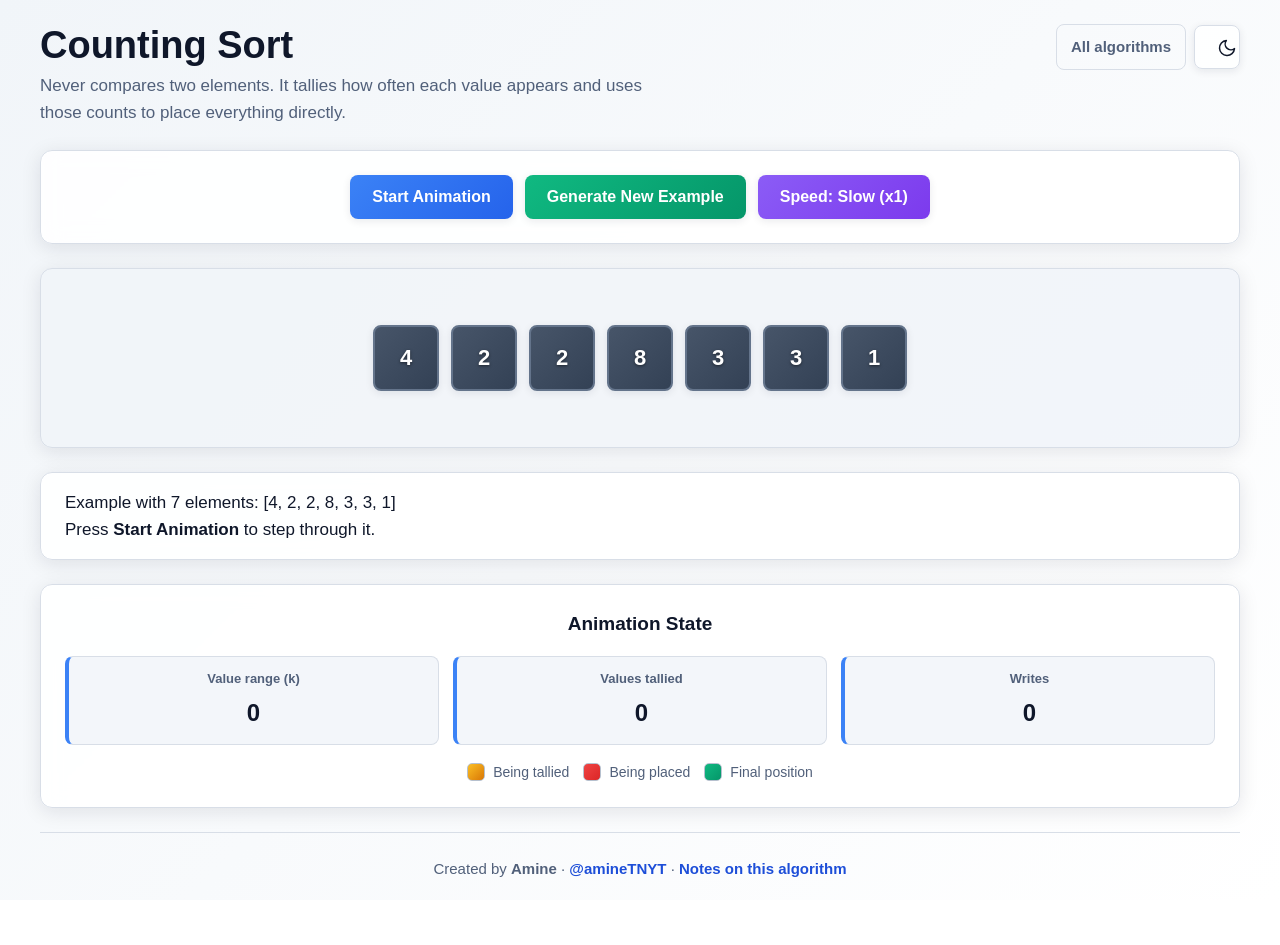
<file: Counting sort/counting_sort.html>
<!DOCTYPE html>
<html lang="en">
<head>
<meta charset="UTF-8">
<meta name="viewport" content="width=device-width, initial-scale=1.0">
<title>Counting Sort - Interactive Visualization</title>
<meta name="description" content="Never compares two elements. It tallies how often each value appears and uses those counts to place everything directly.">
<link rel="stylesheet" href="../assets/visualizer.css">
<script>
    // Apply the saved theme before first paint, so the page never flashes
    // the wrong one on load.
    try {
        var savedTheme = localStorage.getItem('sorting-algorithms-theme');
        if (savedTheme) document.documentElement.setAttribute('data-theme', savedTheme);
    } catch (error) { /* storage unavailable - fall back to the OS preference */ }
</script>
</head>
<body>

<div class="container">

    <header class="page-header">
        <div>
            <h1>Counting Sort</h1>
            <p class="subtitle">Never compares two elements. It tallies how often each value appears and uses those counts to place everything directly.</p>
        </div>
        <div class="header-actions">
            <a class="back-link" href="../index.html">All algorithms</a>
            <button class="theme-toggle" id="themeToggle" type="button" aria-label="Switch colour theme">
                <svg class="icon-moon" viewBox="0 0 24 24" aria-hidden="true">
                    <path d="M21 12.8A9 9 0 1 1 11.2 3a7 7 0 0 0 9.8 9.8z"/>
                </svg>
                <svg class="icon-sun" viewBox="0 0 24 24" aria-hidden="true">
                    <circle cx="12" cy="12" r="4"/>
                    <path d="M12 2v2M12 20v2M4.9 4.9l1.4 1.4M17.7 17.7l1.4 1.4M2 12h2M20 12h2M4.9 19.1l1.4-1.4M17.7 6.3l1.4-1.4"/>
                </svg>
            </button>
        </div>
    </header>

    <div class="panel">
        <div class="buttons">
            <button id="startBtn" type="button">Start Animation</button>
            <button id="generateBtn" type="button">Generate New Example</button>
            <button id="speedBtn" type="button">Speed: Slow (x1)</button>
        </div>
    </div>

    <div class="array-display">
        <div class="array-container" id="arrayContainer"></div>
        <div class="aux-panel" id="auxPanel">
            <div class="aux-title" id="auxTitle"></div>
            <div class="aux-row" id="auxRow"></div>
        </div>
    </div>

    <div class="steps" id="steps" role="status" aria-live="polite"></div>

    <div class="panel">
        <h2>Animation State</h2>
        <div class="status-info">
            <div class="info-item">
                <div class="info-label">Value range (k)</div>
                <div class="info-value" id="range">0</div>
            </div>
            <div class="info-item">
                <div class="info-label">Values tallied</div>
                <div class="info-value" id="tallies">0</div>
            </div>
            <div class="info-item">
                <div class="info-label">Writes</div>
                <div class="info-value" id="writes">0</div>
            </div>
        </div>
        <div class="legend">
            <div class="legend-item">
                <span class="legend-swatch" style="background:linear-gradient(135deg,#fbbf24,#d97706)"></span>Being tallied
            </div>
            <div class="legend-item">
                <span class="legend-swatch" style="background:linear-gradient(135deg,#ef4444,#dc2626)"></span>Being placed
            </div>
            <div class="legend-item">
                <span class="legend-swatch" style="background:linear-gradient(135deg,#10b981,#059669)"></span>Final position
            </div>
        </div>
    </div>

    <footer class="page-footer">
        Created by <strong>Amine</strong> &middot;
        <a href="https://github.com/amineTNYT" target="_blank" rel="noopener">@amineTNYT</a>
        &middot; <a href="./README.md">Notes on this algorithm</a>
    </footer>

</div>

<script src="../assets/visualizer.js"></script>
<script>
SortingVisualizer.create({
    defaultExample: [4, 2, 2, 8, 3, 3, 1],
    randomLength: 8,
    randomMin: 1,
    randomMax: 9,
    stats: [{ id: 'range' }, { id: 'tallies' }, { id: 'writes' }],
    run: async function (ctx) {
        var n = ctx.length;
        var minVal = Math.min.apply(null, ctx.arr);
        var maxVal = Math.max.apply(null, ctx.arr);
        var rangeSize = maxVal - minVal + 1;
        var counts = new Array(rangeSize).fill(0);

        function showCounts(highlightValue) {
            var cells = [];
            for (var v = 0; v < rangeSize; v++) {
                cells.push({
                    key: 'value ' + (v + minVal),
                    val: counts[v],
                    highlight: (v + minVal) === highlightValue
                });
            }
            ctx.aux('Tally of how many times each value appears', cells);
        }

        ctx.stat('range', rangeSize);
        ctx.say('<strong>Step 1 - tally.</strong> Count how many times each value appears. ' +
                'No two elements are ever compared.');
        showCounts(null);
        await ctx.sleep(1800);

        for (var i = 0; i < n; i++) {
            var value = ctx.arr[i];
            ctx.setClass(i, 'comparing');
            counts[value - minVal]++;
            ctx.bump('tallies');
            showCounts(value);
            ctx.say('Saw <strong>' + value + '</strong> &rarr; its tally is now ' + counts[value - minVal] + '.');
            await ctx.sleep(800);
            ctx.setClass(i, 'default');
        }

        ctx.say('<strong>Step 2 - rebuild.</strong> Walk the tallies in order and write each value out ' +
                'as many times as it was counted.');
        await ctx.sleep(1800);

        var writeIndex = 0;
        for (var v = 0; v < rangeSize; v++) {
            if (counts[v] === 0) continue;

            showCounts(v + minVal);
            ctx.say('Value <strong>' + (v + minVal) + '</strong> appears ' + counts[v] + ' time' +
                    (counts[v] === 1 ? '' : 's') + ' &rarr; write it out.');
            await ctx.sleep(1000);

            for (var c = 0; c < counts[v]; c++) {
                ctx.setValue(writeIndex, v + minVal);
                ctx.setClass(writeIndex, 'active');
                ctx.bump('writes');
                await ctx.sleep(650);
                ctx.setClass(writeIndex, 'sorted');
                writeIndex++;
            }
        }

        ctx.hideAux();
    }
});
</script>

</body>
</html>
</file>
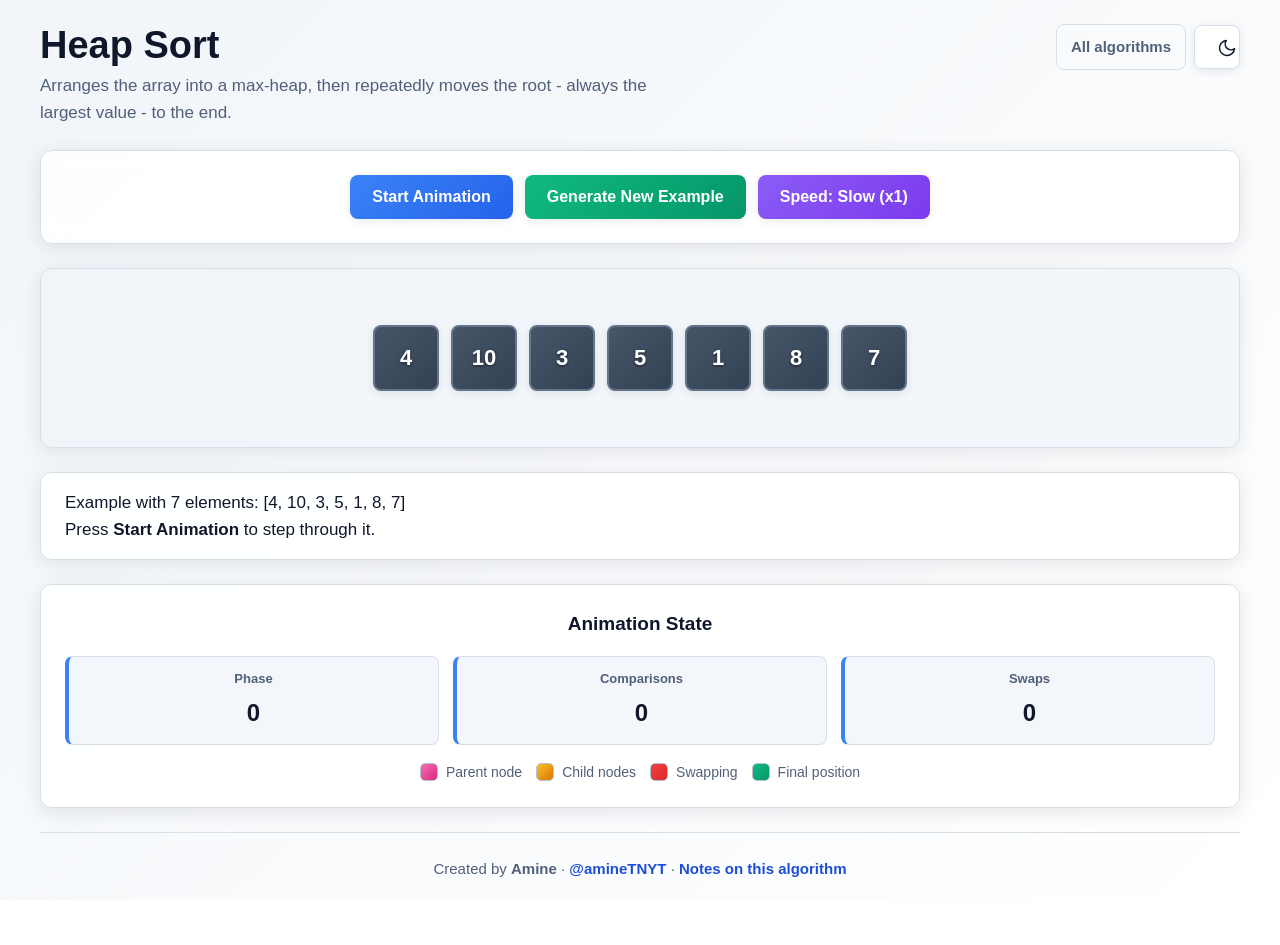
<file: Heap sort/heap_sort.html>
<!DOCTYPE html>
<html lang="en">
<head>
<meta charset="UTF-8">
<meta name="viewport" content="width=device-width, initial-scale=1.0">
<title>Heap Sort - Interactive Visualization</title>
<meta name="description" content="Arranges the array into a max-heap, then repeatedly moves the root - always the largest value - to the end.">
<link rel="stylesheet" href="../assets/visualizer.css">
<script>
    // Apply the saved theme before first paint, so the page never flashes
    // the wrong one on load.
    try {
        var savedTheme = localStorage.getItem('sorting-algorithms-theme');
        if (savedTheme) document.documentElement.setAttribute('data-theme', savedTheme);
    } catch (error) { /* storage unavailable - fall back to the OS preference */ }
</script>
</head>
<body>

<div class="container">

    <header class="page-header">
        <div>
            <h1>Heap Sort</h1>
            <p class="subtitle">Arranges the array into a max-heap, then repeatedly moves the root - always the largest value - to the end.</p>
        </div>
        <div class="header-actions">
            <a class="back-link" href="../index.html">All algorithms</a>
            <button class="theme-toggle" id="themeToggle" type="button" aria-label="Switch colour theme">
                <svg class="icon-moon" viewBox="0 0 24 24" aria-hidden="true">
                    <path d="M21 12.8A9 9 0 1 1 11.2 3a7 7 0 0 0 9.8 9.8z"/>
                </svg>
                <svg class="icon-sun" viewBox="0 0 24 24" aria-hidden="true">
                    <circle cx="12" cy="12" r="4"/>
                    <path d="M12 2v2M12 20v2M4.9 4.9l1.4 1.4M17.7 17.7l1.4 1.4M2 12h2M20 12h2M4.9 19.1l1.4-1.4M17.7 6.3l1.4-1.4"/>
                </svg>
            </button>
        </div>
    </header>

    <div class="panel">
        <div class="buttons">
            <button id="startBtn" type="button">Start Animation</button>
            <button id="generateBtn" type="button">Generate New Example</button>
            <button id="speedBtn" type="button">Speed: Slow (x1)</button>
        </div>
    </div>

    <div class="array-display">
        <div class="array-container" id="arrayContainer"></div>
        <div class="aux-panel" id="auxPanel">
            <div class="aux-title" id="auxTitle"></div>
            <div class="aux-row" id="auxRow"></div>
        </div>
    </div>

    <div class="steps" id="steps" role="status" aria-live="polite"></div>

    <div class="panel">
        <h2>Animation State</h2>
        <div class="status-info">
            <div class="info-item">
                <div class="info-label">Phase</div>
                <div class="info-value" id="phase">0</div>
            </div>
            <div class="info-item">
                <div class="info-label">Comparisons</div>
                <div class="info-value" id="comparisons">0</div>
            </div>
            <div class="info-item">
                <div class="info-label">Swaps</div>
                <div class="info-value" id="swaps">0</div>
            </div>
        </div>
        <div class="legend">
            <div class="legend-item">
                <span class="legend-swatch" style="background:linear-gradient(135deg,#f472b6,#db2777)"></span>Parent node
            </div>
            <div class="legend-item">
                <span class="legend-swatch" style="background:linear-gradient(135deg,#fbbf24,#d97706)"></span>Child nodes
            </div>
            <div class="legend-item">
                <span class="legend-swatch" style="background:linear-gradient(135deg,#ef4444,#dc2626)"></span>Swapping
            </div>
            <div class="legend-item">
                <span class="legend-swatch" style="background:linear-gradient(135deg,#10b981,#059669)"></span>Final position
            </div>
        </div>
    </div>

    <footer class="page-footer">
        Created by <strong>Amine</strong> &middot;
        <a href="https://github.com/amineTNYT" target="_blank" rel="noopener">@amineTNYT</a>
        &middot; <a href="./README.md">Notes on this algorithm</a>
    </footer>

</div>

<script src="../assets/visualizer.js"></script>
<script>
SortingVisualizer.create({
    defaultExample: [4, 10, 3, 5, 1, 8, 7],
    randomLength: 8,
    stats: [{ id: 'phase' }, { id: 'comparisons' }, { id: 'swaps' }],
    run: async function (ctx) {
        var n = ctx.length;

        function showTree(size) {
            var cells = [];
            for (var i = 0; i < size; i++) {
                var left = 2 * i + 1;
                var right = 2 * i + 2;
                var children = [];
                if (left < size) children.push(ctx.arr[left]);
                if (right < size) children.push(ctx.arr[right]);
                cells.push({
                    key: 'node ' + i,
                    val: ctx.arr[i] + (children.length ? ' &rarr; ' + children.join(',') : '')
                });
            }
            ctx.aux('Heap structure (parent at i, children at 2i+1 and 2i+2)', cells);
        }

        async function heapify(size, i) {
            var largest = i;
            var left = 2 * i + 1;
            var right = 2 * i + 2;

            ctx.setClass(i, 'pivot');
            if (left < size) ctx.setClass(left, 'comparing');
            if (right < size) ctx.setClass(right, 'comparing');
            ctx.say('Check node ' + ctx.arr[i] + ' against its children.');
            await ctx.sleep(1000);

            if (left < size) {
                ctx.bump('comparisons');
                if (ctx.arr[left] > ctx.arr[largest]) largest = left;
            }
            if (right < size) {
                ctx.bump('comparisons');
                if (ctx.arr[right] > ctx.arr[largest]) largest = right;
            }

            if (largest !== i) {
                ctx.setClass(i, 'active');
                ctx.setClass(largest, 'active');
                ctx.say('Child ' + ctx.arr[largest] + ' is larger &rarr; swap it up.');
                await ctx.sleep(900);
                ctx.swap(i, largest);
                ctx.bump('swaps');
                showTree(size);
                await ctx.sleep(700);

                for (var k = 0; k < size; k++) ctx.setClass(k, 'default');
                await heapify(size, largest);
            } else {
                ctx.say('The parent is already the largest &rarr; nothing to do here.');
                await ctx.sleep(700);
                for (var m = 0; m < size; m++) ctx.setClass(m, 'default');
            }
        }

        ctx.stat('phase', 'Build');
        ctx.say('<strong>Phase 1 - build the max-heap.</strong> Start at the last parent and sink each value.');
        showTree(n);
        await ctx.sleep(1600);

        for (var i = Math.floor(n / 2) - 1; i >= 0; i--) {
            await heapify(n, i);
        }

        ctx.stat('phase', 'Extract');
        ctx.say('<strong>Phase 2 - extract.</strong> The root now holds the largest value.');
        await ctx.sleep(1500);

        for (var end = n - 1; end > 0; end--) {
            ctx.setClass(0, 'active');
            ctx.setClass(end, 'active');
            ctx.say('Move the root ' + ctx.arr[0] + ' to position ' + end + ', its final place.');
            await ctx.sleep(1000);

            ctx.swap(0, end);
            ctx.bump('swaps');
            ctx.setClass(end, 'sorted');
            showTree(end);
            await ctx.sleep(800);

            for (var j = 0; j < end; j++) ctx.setClass(j, 'default');
            await heapify(end, 0);
            for (var s = end; s < n; s++) ctx.setClass(s, 'sorted');
        }

        ctx.hideAux();
    }
});
</script>

</body>
</html>
</file>
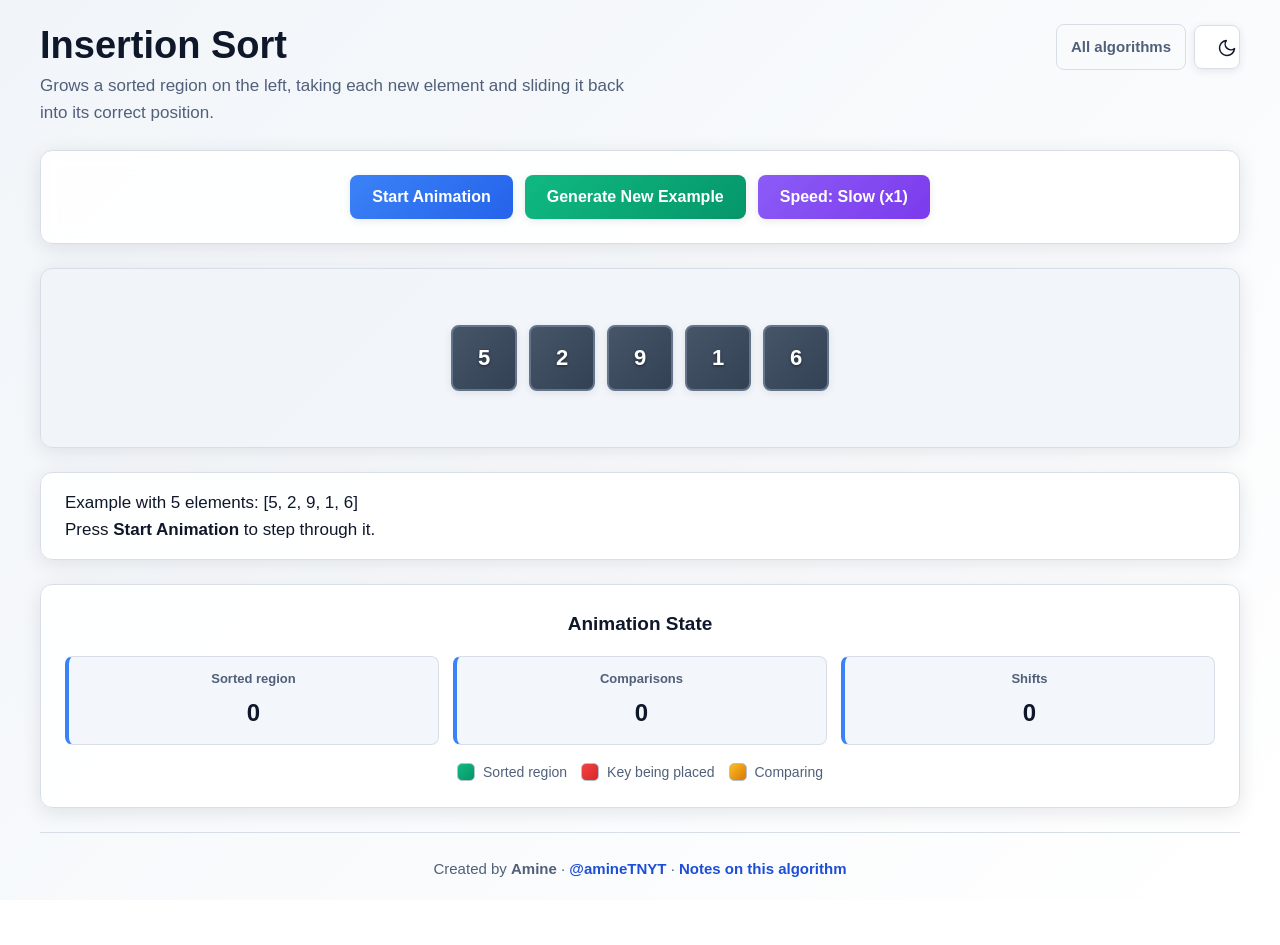
<file: Insertion sort/insertion_sort.html>
<!DOCTYPE html>
<html lang="en">
<head>
<meta charset="UTF-8">
<meta name="viewport" content="width=device-width, initial-scale=1.0">
<title>Insertion Sort - Interactive Visualization</title>
<meta name="description" content="Grows a sorted region on the left, taking each new element and sliding it back into its correct position.">
<link rel="stylesheet" href="../assets/visualizer.css">
<script>
    // Apply the saved theme before first paint, so the page never flashes
    // the wrong one on load.
    try {
        var savedTheme = localStorage.getItem('sorting-algorithms-theme');
        if (savedTheme) document.documentElement.setAttribute('data-theme', savedTheme);
    } catch (error) { /* storage unavailable - fall back to the OS preference */ }
</script>
</head>
<body>

<div class="container">

    <header class="page-header">
        <div>
            <h1>Insertion Sort</h1>
            <p class="subtitle">Grows a sorted region on the left, taking each new element and sliding it back into its correct position.</p>
        </div>
        <div class="header-actions">
            <a class="back-link" href="../index.html">All algorithms</a>
            <button class="theme-toggle" id="themeToggle" type="button" aria-label="Switch colour theme">
                <svg class="icon-moon" viewBox="0 0 24 24" aria-hidden="true">
                    <path d="M21 12.8A9 9 0 1 1 11.2 3a7 7 0 0 0 9.8 9.8z"/>
                </svg>
                <svg class="icon-sun" viewBox="0 0 24 24" aria-hidden="true">
                    <circle cx="12" cy="12" r="4"/>
                    <path d="M12 2v2M12 20v2M4.9 4.9l1.4 1.4M17.7 17.7l1.4 1.4M2 12h2M20 12h2M4.9 19.1l1.4-1.4M17.7 6.3l1.4-1.4"/>
                </svg>
            </button>
        </div>
    </header>

    <div class="panel">
        <div class="buttons">
            <button id="startBtn" type="button">Start Animation</button>
            <button id="generateBtn" type="button">Generate New Example</button>
            <button id="speedBtn" type="button">Speed: Slow (x1)</button>
        </div>
    </div>

    <div class="array-display">
        <div class="array-container" id="arrayContainer"></div>
        <div class="aux-panel" id="auxPanel">
            <div class="aux-title" id="auxTitle"></div>
            <div class="aux-row" id="auxRow"></div>
        </div>
    </div>

    <div class="steps" id="steps" role="status" aria-live="polite"></div>

    <div class="panel">
        <h2>Animation State</h2>
        <div class="status-info">
            <div class="info-item">
                <div class="info-label">Sorted region</div>
                <div class="info-value" id="sortedCount">0</div>
            </div>
            <div class="info-item">
                <div class="info-label">Comparisons</div>
                <div class="info-value" id="comparisons">0</div>
            </div>
            <div class="info-item">
                <div class="info-label">Shifts</div>
                <div class="info-value" id="shifts">0</div>
            </div>
        </div>
        <div class="legend">
            <div class="legend-item">
                <span class="legend-swatch" style="background:linear-gradient(135deg,#10b981,#059669)"></span>Sorted region
            </div>
            <div class="legend-item">
                <span class="legend-swatch" style="background:linear-gradient(135deg,#ef4444,#dc2626)"></span>Key being placed
            </div>
            <div class="legend-item">
                <span class="legend-swatch" style="background:linear-gradient(135deg,#fbbf24,#d97706)"></span>Comparing
            </div>
        </div>
    </div>

    <footer class="page-footer">
        Created by <strong>Amine</strong> &middot;
        <a href="https://github.com/amineTNYT" target="_blank" rel="noopener">@amineTNYT</a>
        &middot; <a href="./README.md">Notes on this algorithm</a>
    </footer>

</div>

<script src="../assets/visualizer.js"></script>
<script>
SortingVisualizer.create({
    defaultExample: [5, 2, 9, 1, 6],
    randomLength: 8,
    stats: [{ id: 'sortedCount' }, { id: 'comparisons' }, { id: 'shifts' }],
    run: async function (ctx) {
        var n = ctx.length;

        ctx.setClass(0, 'sorted');
        ctx.stat('sortedCount', 1);
        ctx.say('The first element on its own counts as a sorted region of one.');
        await ctx.sleep(1300);

        for (var i = 1; i < n; i++) {
            var key = ctx.arr[i];

            ctx.setClass(i, 'active');
            ctx.tag(i, 'key');
            ctx.say('<strong>Take ' + key + '</strong> and find where it belongs in the sorted region on its left.');
            await ctx.sleep(1200);

            var j = i - 1;
            while (j >= 0) {
                ctx.bump('comparisons');
                ctx.setClass(j, 'comparing');
                ctx.say('Is ' + ctx.arr[j] + ' &gt; ' + key + ' ?');
                await ctx.sleep(900);

                if (ctx.arr[j] > key) {
                    ctx.say('Yes &rarr; shift ' + ctx.arr[j] + ' one place right to open a gap.');
                    ctx.setValue(j + 1, ctx.arr[j]);
                    ctx.bump('shifts');
                    ctx.setClass(j + 1, 'sorted');
                    ctx.setClass(j, 'active');
                    await ctx.sleep(850);
                    j--;
                } else {
                    ctx.say('No &rarr; ' + key + ' belongs just after ' + ctx.arr[j] + '.');
                    ctx.setClass(j, 'sorted');
                    await ctx.sleep(850);
                    break;
                }
            }

            ctx.setValue(j + 1, key);
            ctx.clearTags();
            ctx.setRange(0, i, 'sorted');
            ctx.stat('sortedCount', i + 1);
            await ctx.sleep(700);
        }
    }
});
</script>

</body>
</html>
</file>
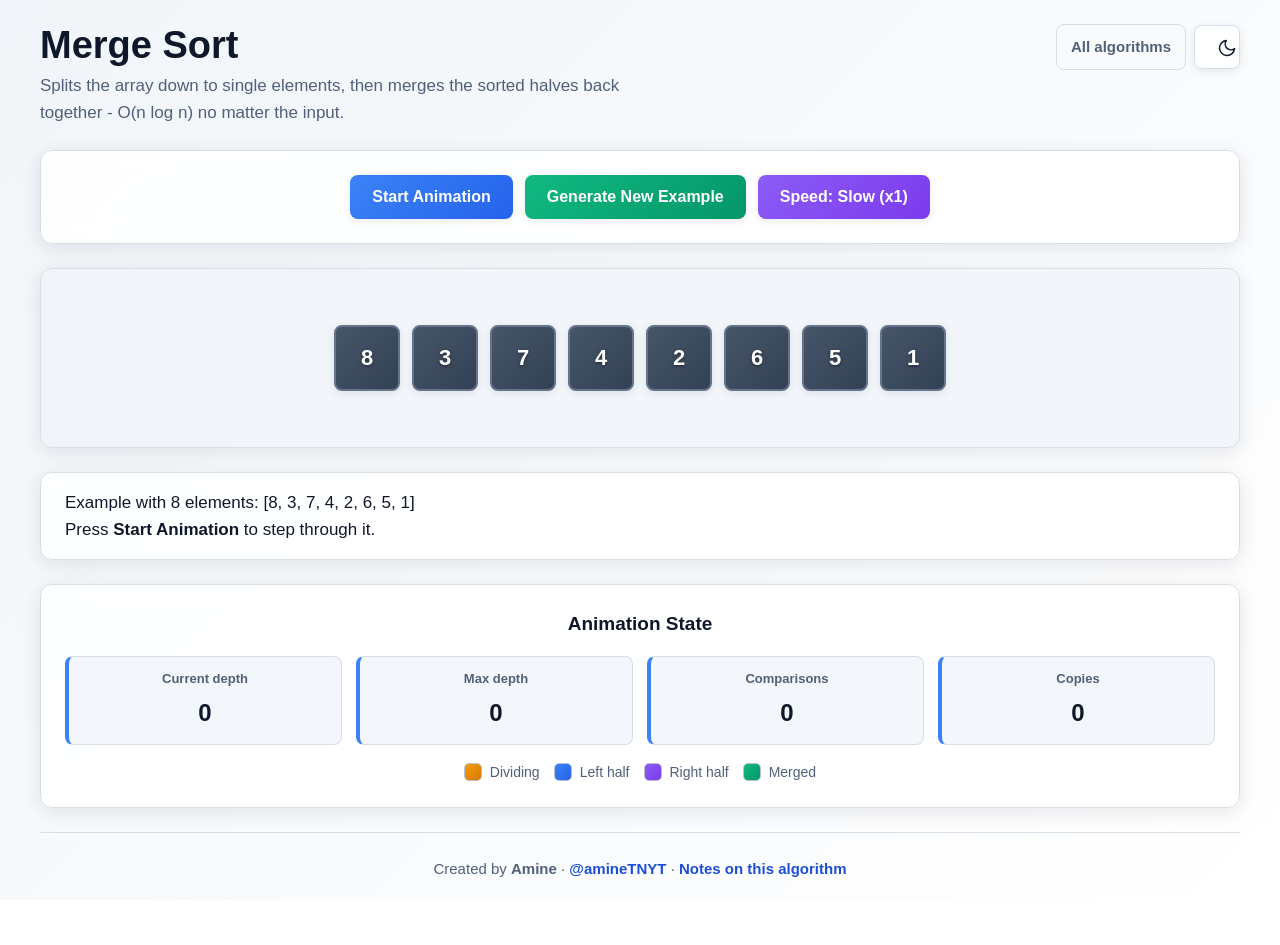
<file: Merge sort/merge_sort.html>
<!DOCTYPE html>
<html lang="en">
<head>
<meta charset="UTF-8">
<meta name="viewport" content="width=device-width, initial-scale=1.0">
<title>Merge Sort - Interactive Visualization</title>
<meta name="description" content="Splits the array down to single elements, then merges the sorted halves back together - O(n log n) no matter the input.">
<link rel="stylesheet" href="../assets/visualizer.css">
<script>
    // Apply the saved theme before first paint, so the page never flashes
    // the wrong one on load.
    try {
        var savedTheme = localStorage.getItem('sorting-algorithms-theme');
        if (savedTheme) document.documentElement.setAttribute('data-theme', savedTheme);
    } catch (error) { /* storage unavailable - fall back to the OS preference */ }
</script>
</head>
<body>

<div class="container">

    <header class="page-header">
        <div>
            <h1>Merge Sort</h1>
            <p class="subtitle">Splits the array down to single elements, then merges the sorted halves back together - O(n log n) no matter the input.</p>
        </div>
        <div class="header-actions">
            <a class="back-link" href="../index.html">All algorithms</a>
            <button class="theme-toggle" id="themeToggle" type="button" aria-label="Switch colour theme">
                <svg class="icon-moon" viewBox="0 0 24 24" aria-hidden="true">
                    <path d="M21 12.8A9 9 0 1 1 11.2 3a7 7 0 0 0 9.8 9.8z"/>
                </svg>
                <svg class="icon-sun" viewBox="0 0 24 24" aria-hidden="true">
                    <circle cx="12" cy="12" r="4"/>
                    <path d="M12 2v2M12 20v2M4.9 4.9l1.4 1.4M17.7 17.7l1.4 1.4M2 12h2M20 12h2M4.9 19.1l1.4-1.4M17.7 6.3l1.4-1.4"/>
                </svg>
            </button>
        </div>
    </header>

    <div class="panel">
        <div class="buttons">
            <button id="startBtn" type="button">Start Animation</button>
            <button id="generateBtn" type="button">Generate New Example</button>
            <button id="speedBtn" type="button">Speed: Slow (x1)</button>
        </div>
    </div>

    <div class="array-display">
        <div class="array-container" id="arrayContainer"></div>
        <div class="aux-panel" id="auxPanel">
            <div class="aux-title" id="auxTitle"></div>
            <div class="aux-row" id="auxRow"></div>
        </div>
    </div>

    <div class="steps" id="steps" role="status" aria-live="polite"></div>

    <div class="panel">
        <h2>Animation State</h2>
        <div class="status-info">
            <div class="info-item">
                <div class="info-label">Current depth</div>
                <div class="info-value" id="depth">0</div>
            </div>
            <div class="info-item">
                <div class="info-label">Max depth</div>
                <div class="info-value" id="maxDepth">0</div>
            </div>
            <div class="info-item">
                <div class="info-label">Comparisons</div>
                <div class="info-value" id="comparisons">0</div>
            </div>
            <div class="info-item">
                <div class="info-label">Copies</div>
                <div class="info-value" id="copies">0</div>
            </div>
        </div>
        <div class="legend">
            <div class="legend-item">
                <span class="legend-swatch" style="background:linear-gradient(135deg,#f59e0b,#d97706)"></span>Dividing
            </div>
            <div class="legend-item">
                <span class="legend-swatch" style="background:linear-gradient(135deg,#3b82f6,#2563eb)"></span>Left half
            </div>
            <div class="legend-item">
                <span class="legend-swatch" style="background:linear-gradient(135deg,#8b5cf6,#7c3aed)"></span>Right half
            </div>
            <div class="legend-item">
                <span class="legend-swatch" style="background:linear-gradient(135deg,#10b981,#059669)"></span>Merged
            </div>
        </div>
    </div>

    <footer class="page-footer">
        Created by <strong>Amine</strong> &middot;
        <a href="https://github.com/amineTNYT" target="_blank" rel="noopener">@amineTNYT</a>
        &middot; <a href="./README.md">Notes on this algorithm</a>
    </footer>

</div>

<script src="../assets/visualizer.js"></script>
<script>
SortingVisualizer.create({
    defaultExample: [8, 3, 7, 4, 2, 6, 5, 1],
    randomLength: 8,
    stats: [{ id: 'depth' }, { id: 'maxDepth' }, { id: 'comparisons' }, { id: 'copies' }],
    run: async function (ctx) {
        async function mergeRanges(start, mid, end, depth) {
            var leftHalf = ctx.arr.slice(start, mid + 1);
            var rightHalf = ctx.arr.slice(mid + 1, end + 1);

            ctx.setRange(start, mid, 'left-half');
            ctx.setRange(mid + 1, end, 'right-half');
            ctx.say('<strong>Merge</strong> (depth ' + depth + '): combining [' +
                    leftHalf.join(', ') + '] and [' + rightHalf.join(', ') + '].');
            await ctx.sleep(1600);

            var i = 0;
            var j = 0;
            var k = start;

            // Take the smaller front element each time; <= keeps the sort stable
            while (i < leftHalf.length && j < rightHalf.length) {
                ctx.bump('comparisons');
                ctx.say('Is ' + leftHalf[i] + ' &le; ' + rightHalf[j] + ' ?');
                await ctx.sleep(900);

                var takeLeft = leftHalf[i] <= rightHalf[j];
                var value = takeLeft ? leftHalf[i] : rightHalf[j];

                ctx.say('Take <strong>' + value + '</strong> from the ' +
                        (takeLeft ? 'left' : 'right') + ' half into position ' + k + '.');
                ctx.setValue(k, value);
                ctx.setClass(k, 'active');
                ctx.bump('copies');
                if (takeLeft) { i++; } else { j++; }
                await ctx.sleep(800);
                ctx.setClass(k, 'sorted');
                k++;
            }

            while (i < leftHalf.length) {
                ctx.say('The right half is empty &rarr; copy the remaining ' + leftHalf[i] + '.');
                ctx.setValue(k, leftHalf[i]);
                ctx.setClass(k, 'sorted');
                ctx.bump('copies');
                i++;
                k++;
                await ctx.sleep(700);
            }

            while (j < rightHalf.length) {
                ctx.say('The left half is empty &rarr; copy the remaining ' + rightHalf[j] + '.');
                ctx.setValue(k, rightHalf[j]);
                ctx.setClass(k, 'sorted');
                ctx.bump('copies');
                j++;
                k++;
                await ctx.sleep(700);
            }

            await ctx.sleep(700);
        }

        async function sortRange(start, end, depth) {
            ctx.stat('depth', depth);
            ctx.max('maxDepth', depth);

            if (start >= end) {
                if (start === end) {
                    ctx.setClass(start, 'sorted');
                    ctx.say('A single element [' + ctx.arr[start] + '] is sorted by definition.');
                    await ctx.sleep(700);
                }
                return;
            }

            var mid = Math.floor((start + end) / 2);

            ctx.setRange(start, end, 'dividing');
            ctx.say('<strong>Divide</strong> (depth ' + depth + '): split positions ' +
                    start + '-' + end + ' at ' + mid + '.');
            await ctx.sleep(1300);

            await sortRange(start, mid, depth + 1);
            await sortRange(mid + 1, end, depth + 1);

            ctx.stat('depth', depth);
            await mergeRanges(start, mid, end, depth);
        }

        await sortRange(0, ctx.length - 1, 0);
        ctx.stat('depth', 0);
    }
});
</script>

</body>
</html>
</file>
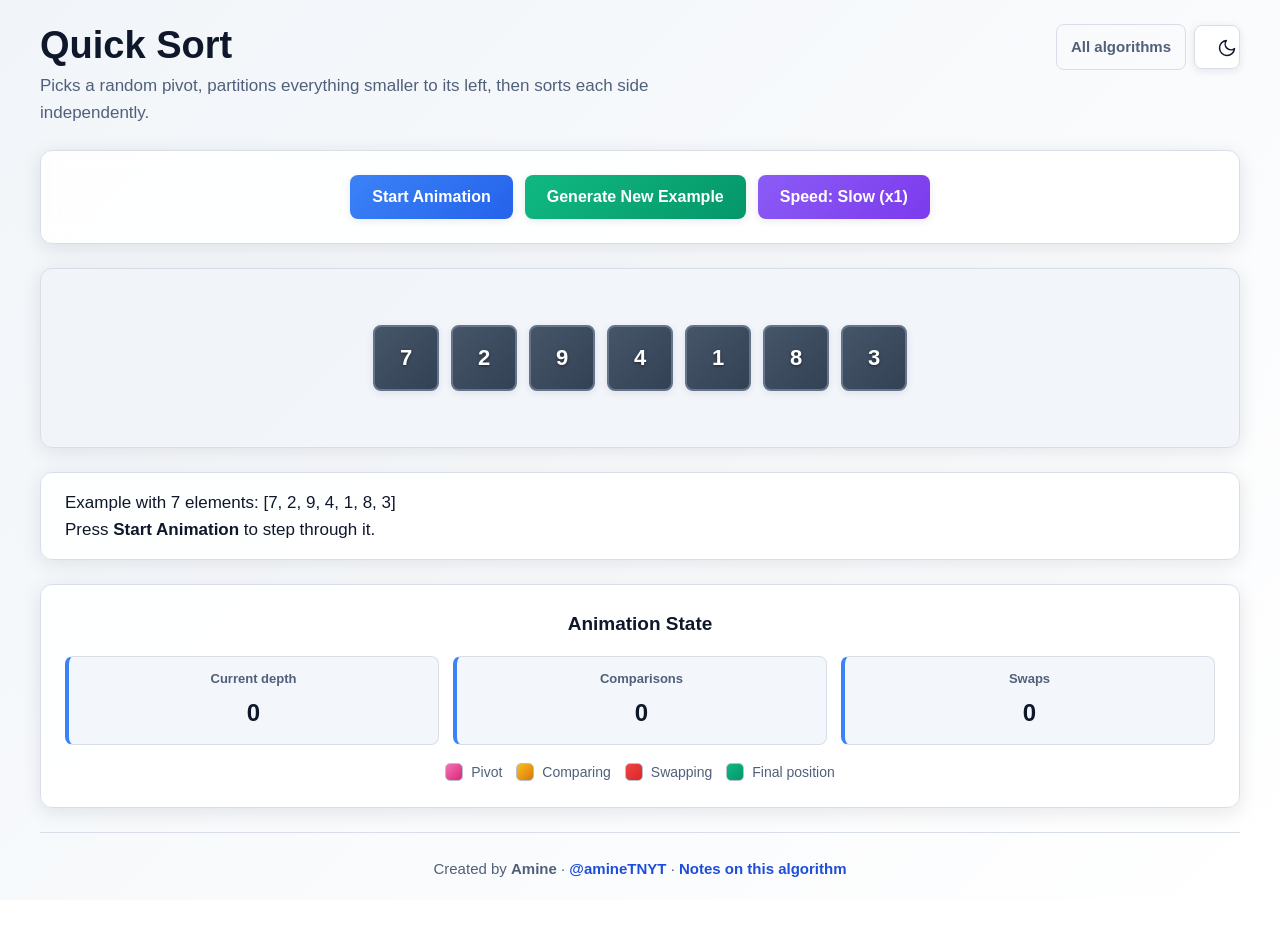
<file: Quick sort/quick_sort.html>
<!DOCTYPE html>
<html lang="en">
<head>
<meta charset="UTF-8">
<meta name="viewport" content="width=device-width, initial-scale=1.0">
<title>Quick Sort - Interactive Visualization</title>
<meta name="description" content="Picks a random pivot, partitions everything smaller to its left, then sorts each side independently.">
<link rel="stylesheet" href="../assets/visualizer.css">
<script>
    // Apply the saved theme before first paint, so the page never flashes
    // the wrong one on load.
    try {
        var savedTheme = localStorage.getItem('sorting-algorithms-theme');
        if (savedTheme) document.documentElement.setAttribute('data-theme', savedTheme);
    } catch (error) { /* storage unavailable - fall back to the OS preference */ }
</script>
</head>
<body>

<div class="container">

    <header class="page-header">
        <div>
            <h1>Quick Sort</h1>
            <p class="subtitle">Picks a random pivot, partitions everything smaller to its left, then sorts each side independently.</p>
        </div>
        <div class="header-actions">
            <a class="back-link" href="../index.html">All algorithms</a>
            <button class="theme-toggle" id="themeToggle" type="button" aria-label="Switch colour theme">
                <svg class="icon-moon" viewBox="0 0 24 24" aria-hidden="true">
                    <path d="M21 12.8A9 9 0 1 1 11.2 3a7 7 0 0 0 9.8 9.8z"/>
                </svg>
                <svg class="icon-sun" viewBox="0 0 24 24" aria-hidden="true">
                    <circle cx="12" cy="12" r="4"/>
                    <path d="M12 2v2M12 20v2M4.9 4.9l1.4 1.4M17.7 17.7l1.4 1.4M2 12h2M20 12h2M4.9 19.1l1.4-1.4M17.7 6.3l1.4-1.4"/>
                </svg>
            </button>
        </div>
    </header>

    <div class="panel">
        <div class="buttons">
            <button id="startBtn" type="button">Start Animation</button>
            <button id="generateBtn" type="button">Generate New Example</button>
            <button id="speedBtn" type="button">Speed: Slow (x1)</button>
        </div>
    </div>

    <div class="array-display">
        <div class="array-container" id="arrayContainer"></div>
        <div class="aux-panel" id="auxPanel">
            <div class="aux-title" id="auxTitle"></div>
            <div class="aux-row" id="auxRow"></div>
        </div>
    </div>

    <div class="steps" id="steps" role="status" aria-live="polite"></div>

    <div class="panel">
        <h2>Animation State</h2>
        <div class="status-info">
            <div class="info-item">
                <div class="info-label">Current depth</div>
                <div class="info-value" id="depth">0</div>
            </div>
            <div class="info-item">
                <div class="info-label">Comparisons</div>
                <div class="info-value" id="comparisons">0</div>
            </div>
            <div class="info-item">
                <div class="info-label">Swaps</div>
                <div class="info-value" id="swaps">0</div>
            </div>
        </div>
        <div class="legend">
            <div class="legend-item">
                <span class="legend-swatch" style="background:linear-gradient(135deg,#f472b6,#db2777)"></span>Pivot
            </div>
            <div class="legend-item">
                <span class="legend-swatch" style="background:linear-gradient(135deg,#fbbf24,#d97706)"></span>Comparing
            </div>
            <div class="legend-item">
                <span class="legend-swatch" style="background:linear-gradient(135deg,#ef4444,#dc2626)"></span>Swapping
            </div>
            <div class="legend-item">
                <span class="legend-swatch" style="background:linear-gradient(135deg,#10b981,#059669)"></span>Final position
            </div>
        </div>
    </div>

    <footer class="page-footer">
        Created by <strong>Amine</strong> &middot;
        <a href="https://github.com/amineTNYT" target="_blank" rel="noopener">@amineTNYT</a>
        &middot; <a href="./README.md">Notes on this algorithm</a>
    </footer>

</div>

<script src="../assets/visualizer.js"></script>
<script>
SortingVisualizer.create({
    defaultExample: [7, 2, 9, 4, 1, 8, 3],
    randomLength: 8,
    stats: [{ id: 'depth' }, { id: 'comparisons' }, { id: 'swaps' }],
    run: async function (ctx) {
        async function partition(low, high) {
            // A random pivot is what keeps sorted input from degenerating to O(n^2)
            var choice = low + Math.floor(Math.random() * (high - low + 1));
            ctx.setClass(choice, 'pivot');
            ctx.tag(choice, 'pivot');
            ctx.say('Pick a <strong>random pivot</strong>: ' + ctx.arr[choice] +
                    '. Move it to the end of the range to partition around it.');
            await ctx.sleep(1400);

            if (choice !== high) {
                ctx.swap(choice, high);
                ctx.bump('swaps');
            }
            ctx.clearTags();
            ctx.setClass(choice, 'default');
            ctx.setClass(high, 'pivot');
            ctx.tag(high, 'pivot');
            await ctx.sleep(900);

            var pivot = ctx.arr[high];
            var i = low - 1;

            for (var j = low; j < high; j++) {
                ctx.bump('comparisons');
                ctx.setClass(j, 'comparing');
                ctx.say('Is ' + ctx.arr[j] + ' &lt; pivot ' + pivot + ' ?');
                await ctx.sleep(850);

                if (ctx.arr[j] < pivot) {
                    i++;
                    if (i !== j) {
                        ctx.setClass(i, 'active');
                        ctx.setClass(j, 'active');
                        ctx.say('Yes &rarr; move it into the smaller-than-pivot region.');
                        await ctx.sleep(750);
                        ctx.swap(i, j);
                        ctx.bump('swaps');
                    } else {
                        ctx.say('Yes &rarr; it is already in the right region.');
                    }
                    ctx.setClass(i, 'left-half');
                    ctx.setClass(j, j <= i ? 'left-half' : 'default');
                    await ctx.sleep(600);
                } else {
                    ctx.say('No &rarr; leave it on the greater-than-pivot side.');
                    ctx.setClass(j, 'default');
                    await ctx.sleep(550);
                }
            }

            ctx.clearTags();
            ctx.say('Drop the pivot ' + pivot + ' into the boundary at position ' + (i + 1) + '.');
            await ctx.sleep(900);
            ctx.swap(i + 1, high);
            ctx.bump('swaps');
            ctx.setClass(i + 1, 'sorted');
            await ctx.sleep(700);

            return i + 1;
        }

        async function sortRange(low, high, depth) {
            ctx.stat('depth', depth);

            if (low >= high) {
                if (low === high) ctx.setClass(low, 'sorted');
                return;
            }

            ctx.say('<strong>Partition</strong> (depth ' + depth + '): positions ' + low + '-' + high + '.');
            await ctx.sleep(1000);

            var pivotIndex = await partition(low, high);

            await sortRange(low, pivotIndex - 1, depth + 1);
            await sortRange(pivotIndex + 1, high, depth + 1);
            ctx.stat('depth', depth);
        }

        await sortRange(0, ctx.length - 1, 0);
        ctx.stat('depth', 0);
    }
});
</script>

</body>
</html>
</file>
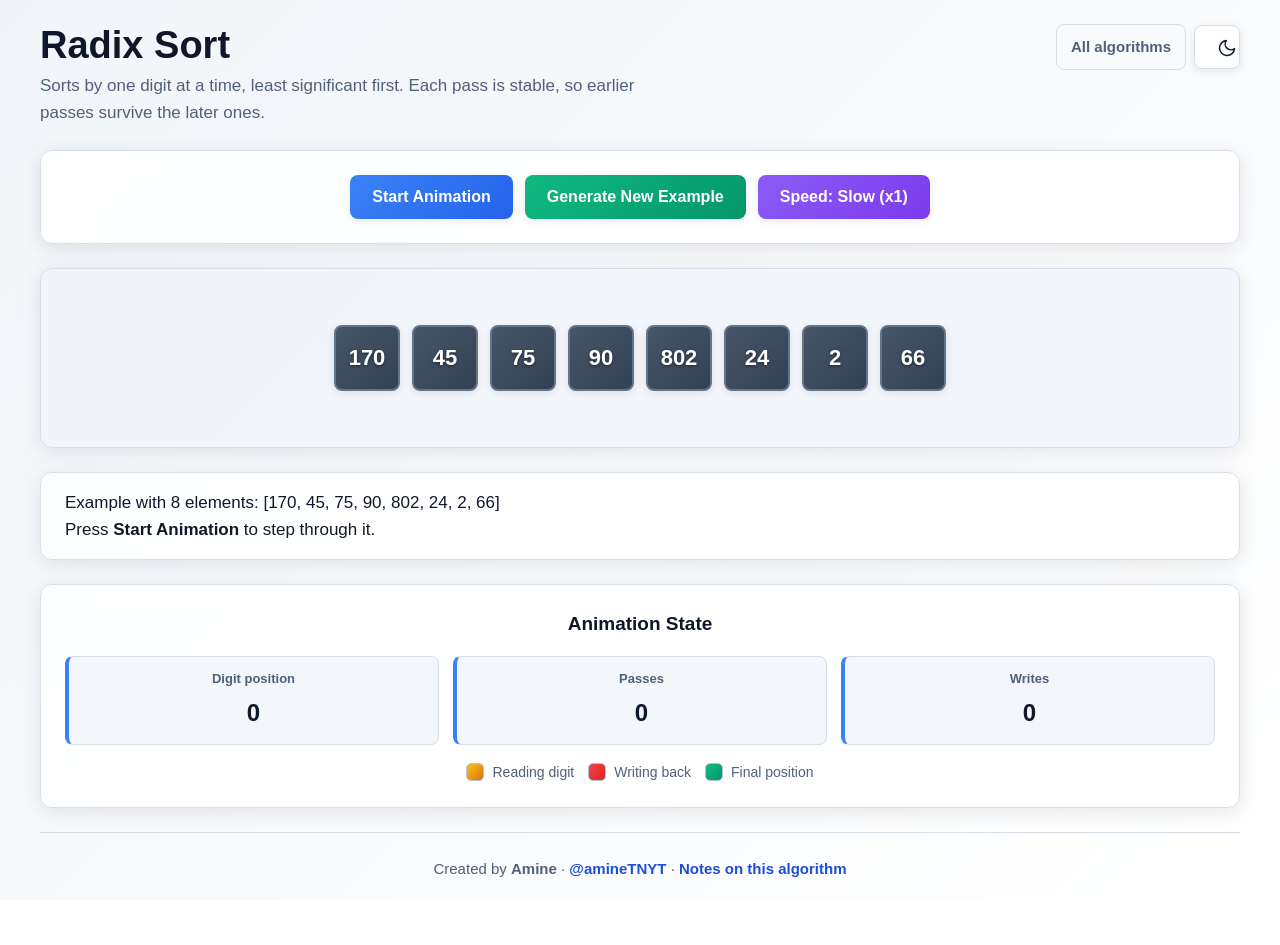
<file: Radix sort/radix_sort.html>
<!DOCTYPE html>
<html lang="en">
<head>
<meta charset="UTF-8">
<meta name="viewport" content="width=device-width, initial-scale=1.0">
<title>Radix Sort - Interactive Visualization</title>
<meta name="description" content="Sorts by one digit at a time, least significant first. Each pass is stable, so earlier passes survive the later ones.">
<link rel="stylesheet" href="../assets/visualizer.css">
<script>
    // Apply the saved theme before first paint, so the page never flashes
    // the wrong one on load.
    try {
        var savedTheme = localStorage.getItem('sorting-algorithms-theme');
        if (savedTheme) document.documentElement.setAttribute('data-theme', savedTheme);
    } catch (error) { /* storage unavailable - fall back to the OS preference */ }
</script>
</head>
<body>

<div class="container">

    <header class="page-header">
        <div>
            <h1>Radix Sort</h1>
            <p class="subtitle">Sorts by one digit at a time, least significant first. Each pass is stable, so earlier passes survive the later ones.</p>
        </div>
        <div class="header-actions">
            <a class="back-link" href="../index.html">All algorithms</a>
            <button class="theme-toggle" id="themeToggle" type="button" aria-label="Switch colour theme">
                <svg class="icon-moon" viewBox="0 0 24 24" aria-hidden="true">
                    <path d="M21 12.8A9 9 0 1 1 11.2 3a7 7 0 0 0 9.8 9.8z"/>
                </svg>
                <svg class="icon-sun" viewBox="0 0 24 24" aria-hidden="true">
                    <circle cx="12" cy="12" r="4"/>
                    <path d="M12 2v2M12 20v2M4.9 4.9l1.4 1.4M17.7 17.7l1.4 1.4M2 12h2M20 12h2M4.9 19.1l1.4-1.4M17.7 6.3l1.4-1.4"/>
                </svg>
            </button>
        </div>
    </header>

    <div class="panel">
        <div class="buttons">
            <button id="startBtn" type="button">Start Animation</button>
            <button id="generateBtn" type="button">Generate New Example</button>
            <button id="speedBtn" type="button">Speed: Slow (x1)</button>
        </div>
    </div>

    <div class="array-display">
        <div class="array-container" id="arrayContainer"></div>
        <div class="aux-panel" id="auxPanel">
            <div class="aux-title" id="auxTitle"></div>
            <div class="aux-row" id="auxRow"></div>
        </div>
    </div>

    <div class="steps" id="steps" role="status" aria-live="polite"></div>

    <div class="panel">
        <h2>Animation State</h2>
        <div class="status-info">
            <div class="info-item">
                <div class="info-label">Digit position</div>
                <div class="info-value" id="digit">0</div>
            </div>
            <div class="info-item">
                <div class="info-label">Passes</div>
                <div class="info-value" id="passes">0</div>
            </div>
            <div class="info-item">
                <div class="info-label">Writes</div>
                <div class="info-value" id="writes">0</div>
            </div>
        </div>
        <div class="legend">
            <div class="legend-item">
                <span class="legend-swatch" style="background:linear-gradient(135deg,#fbbf24,#d97706)"></span>Reading digit
            </div>
            <div class="legend-item">
                <span class="legend-swatch" style="background:linear-gradient(135deg,#ef4444,#dc2626)"></span>Writing back
            </div>
            <div class="legend-item">
                <span class="legend-swatch" style="background:linear-gradient(135deg,#10b981,#059669)"></span>Final position
            </div>
        </div>
    </div>

    <footer class="page-footer">
        Created by <strong>Amine</strong> &middot;
        <a href="https://github.com/amineTNYT" target="_blank" rel="noopener">@amineTNYT</a>
        &middot; <a href="./README.md">Notes on this algorithm</a>
    </footer>

</div>

<script src="../assets/visualizer.js"></script>
<script>
SortingVisualizer.create({
    defaultExample: [170, 45, 75, 90, 802, 24, 2, 66],
    randomLength: 8,
    randomMin: 1,
    randomMax: 999,
    stats: [{ id: 'digit' }, { id: 'passes' }, { id: 'writes' }],
    run: async function (ctx) {
        var n = ctx.length;
        var maxVal = Math.max.apply(null, ctx.arr);
        var names = ['ones', 'tens', 'hundreds', 'thousands', 'ten-thousands'];

        function showBuckets(buckets, activeDigit) {
            var cells = [];
            for (var d = 0; d < 10; d++) {
                cells.push({
                    key: 'digit ' + d,
                    val: buckets[d].length ? buckets[d].join(', ') : '-',
                    highlight: d === activeDigit
                });
            }
            ctx.aux('Buckets for the current digit', cells);
        }

        var exp = 1;
        var passNumber = 0;

        while (Math.floor(maxVal / exp) > 0) {
            passNumber++;
            ctx.stat('passes', passNumber);
            ctx.stat('digit', names[passNumber - 1] || ('10^' + (passNumber - 1)));

            var buckets = [];
            for (var b = 0; b < 10; b++) buckets.push([]);

            ctx.setAll('default');
            showBuckets(buckets, null);
            ctx.say('<strong>Pass ' + passNumber + '</strong>: group every number by its <strong>' +
                    (names[passNumber - 1] || 'next') + '</strong> digit.');
            await ctx.sleep(1800);

            // Left to right, so equal digits keep their existing order (stability)
            for (var i = 0; i < n; i++) {
                var value = ctx.arr[i];
                var digit = Math.floor(value / exp) % 10;
                buckets[digit].push(value);

                ctx.setClass(i, 'comparing');
                showBuckets(buckets, digit);
                ctx.say(value + ' has digit <strong>' + digit + '</strong> here &rarr; into bucket ' + digit + '.');
                await ctx.sleep(800);
                ctx.setClass(i, 'default');
            }

            ctx.say('Now empty the buckets back into the array, from bucket 0 upward. ' +
                    'Equal digits keep the order they already had.');
            await ctx.sleep(1600);

            var writeIndex = 0;
            for (var d = 0; d < 10; d++) {
                if (!buckets[d].length) continue;
                showBuckets(buckets, d);

                for (var k = 0; k < buckets[d].length; k++) {
                    ctx.setValue(writeIndex, buckets[d][k]);
                    ctx.setClass(writeIndex, 'active');
                    ctx.bump('writes');
                    await ctx.sleep(600);
                    ctx.setClass(writeIndex, 'default');
                    writeIndex++;
                }
            }

            await ctx.sleep(900);
            exp *= 10;
        }

        ctx.hideAux();
    }
});
</script>

</body>
</html>
</file>
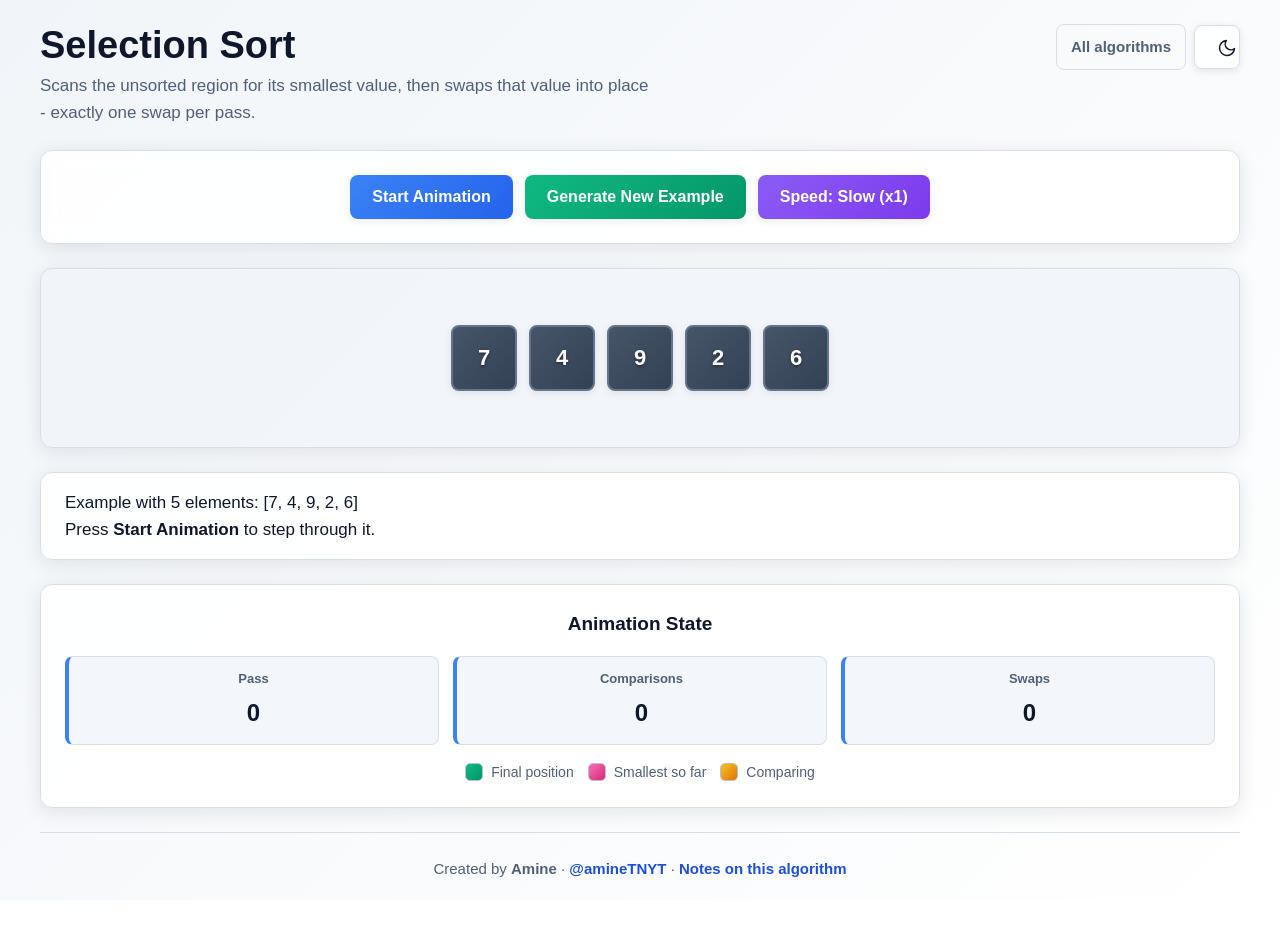
<file: Selection sort/selection_sort.html>
<!DOCTYPE html>
<html lang="en">
<head>
<meta charset="UTF-8">
<meta name="viewport" content="width=device-width, initial-scale=1.0">
<title>Selection Sort - Interactive Visualization</title>
<meta name="description" content="Scans the unsorted region for its smallest value, then swaps that value into place - exactly one swap per pass.">
<link rel="stylesheet" href="../assets/visualizer.css">
<script>
    // Apply the saved theme before first paint, so the page never flashes
    // the wrong one on load.
    try {
        var savedTheme = localStorage.getItem('sorting-algorithms-theme');
        if (savedTheme) document.documentElement.setAttribute('data-theme', savedTheme);
    } catch (error) { /* storage unavailable - fall back to the OS preference */ }
</script>
</head>
<body>

<div class="container">

    <header class="page-header">
        <div>
            <h1>Selection Sort</h1>
            <p class="subtitle">Scans the unsorted region for its smallest value, then swaps that value into place - exactly one swap per pass.</p>
        </div>
        <div class="header-actions">
            <a class="back-link" href="../index.html">All algorithms</a>
            <button class="theme-toggle" id="themeToggle" type="button" aria-label="Switch colour theme">
                <svg class="icon-moon" viewBox="0 0 24 24" aria-hidden="true">
                    <path d="M21 12.8A9 9 0 1 1 11.2 3a7 7 0 0 0 9.8 9.8z"/>
                </svg>
                <svg class="icon-sun" viewBox="0 0 24 24" aria-hidden="true">
                    <circle cx="12" cy="12" r="4"/>
                    <path d="M12 2v2M12 20v2M4.9 4.9l1.4 1.4M17.7 17.7l1.4 1.4M2 12h2M20 12h2M4.9 19.1l1.4-1.4M17.7 6.3l1.4-1.4"/>
                </svg>
            </button>
        </div>
    </header>

    <div class="panel">
        <div class="buttons">
            <button id="startBtn" type="button">Start Animation</button>
            <button id="generateBtn" type="button">Generate New Example</button>
            <button id="speedBtn" type="button">Speed: Slow (x1)</button>
        </div>
    </div>

    <div class="array-display">
        <div class="array-container" id="arrayContainer"></div>
        <div class="aux-panel" id="auxPanel">
            <div class="aux-title" id="auxTitle"></div>
            <div class="aux-row" id="auxRow"></div>
        </div>
    </div>

    <div class="steps" id="steps" role="status" aria-live="polite"></div>

    <div class="panel">
        <h2>Animation State</h2>
        <div class="status-info">
            <div class="info-item">
                <div class="info-label">Pass</div>
                <div class="info-value" id="pass">0</div>
            </div>
            <div class="info-item">
                <div class="info-label">Comparisons</div>
                <div class="info-value" id="comparisons">0</div>
            </div>
            <div class="info-item">
                <div class="info-label">Swaps</div>
                <div class="info-value" id="swaps">0</div>
            </div>
        </div>
        <div class="legend">
            <div class="legend-item">
                <span class="legend-swatch" style="background:linear-gradient(135deg,#10b981,#059669)"></span>Final position
            </div>
            <div class="legend-item">
                <span class="legend-swatch" style="background:linear-gradient(135deg,#f472b6,#db2777)"></span>Smallest so far
            </div>
            <div class="legend-item">
                <span class="legend-swatch" style="background:linear-gradient(135deg,#fbbf24,#d97706)"></span>Comparing
            </div>
        </div>
    </div>

    <footer class="page-footer">
        Created by <strong>Amine</strong> &middot;
        <a href="https://github.com/amineTNYT" target="_blank" rel="noopener">@amineTNYT</a>
        &middot; <a href="./README.md">Notes on this algorithm</a>
    </footer>

</div>

<script src="../assets/visualizer.js"></script>
<script>
SortingVisualizer.create({
    defaultExample: [7, 4, 9, 2, 6],
    randomLength: 8,
    stats: [{ id: 'pass' }, { id: 'comparisons' }, { id: 'swaps' }],
    run: async function (ctx) {
        var n = ctx.length;

        for (var i = 0; i < n - 1; i++) {
            ctx.stat('pass', i + 1);
            var minIdx = i;

            ctx.setClass(minIdx, 'pivot');
            ctx.tag(minIdx, 'min');
            ctx.say('<strong>Pass ' + (i + 1) + '</strong>: assume ' + ctx.arr[minIdx] +
                    ' is the smallest, then check the rest.');
            await ctx.sleep(1200);

            for (var j = i + 1; j < n; j++) {
                ctx.bump('comparisons');
                ctx.setClass(j, 'comparing');
                ctx.say('Is ' + ctx.arr[j] + ' &lt; ' + ctx.arr[minIdx] + ' ?');
                await ctx.sleep(850);

                if (ctx.arr[j] < ctx.arr[minIdx]) {
                    ctx.say('Yes &rarr; ' + ctx.arr[j] + ' is the new smallest.');
                    ctx.setClass(minIdx, 'default');
                    ctx.untag(minIdx);
                    minIdx = j;
                    ctx.setClass(minIdx, 'pivot');
                    ctx.tag(minIdx, 'min');
                    await ctx.sleep(750);
                } else {
                    ctx.setClass(j, 'default');
                    await ctx.sleep(350);
                }
            }

            ctx.clearTags();
            if (minIdx !== i) {
                ctx.setClass(i, 'active');
                ctx.setClass(minIdx, 'active');
                ctx.say('Swap the smallest value ' + ctx.arr[minIdx] + ' into position ' + i + '.');
                await ctx.sleep(950);
                ctx.swap(i, minIdx);
                ctx.bump('swaps');
                await ctx.sleep(650);
            } else {
                ctx.say(ctx.arr[i] + ' was already the smallest, so no swap is needed.');
                await ctx.sleep(900);
            }

            ctx.setRange(0, i, 'sorted');
            for (var k = i + 1; k < n; k++) ctx.setClass(k, 'default');
        }

        ctx.setClass(n - 1, 'sorted');
    }
});
</script>

</body>
</html>
</file>
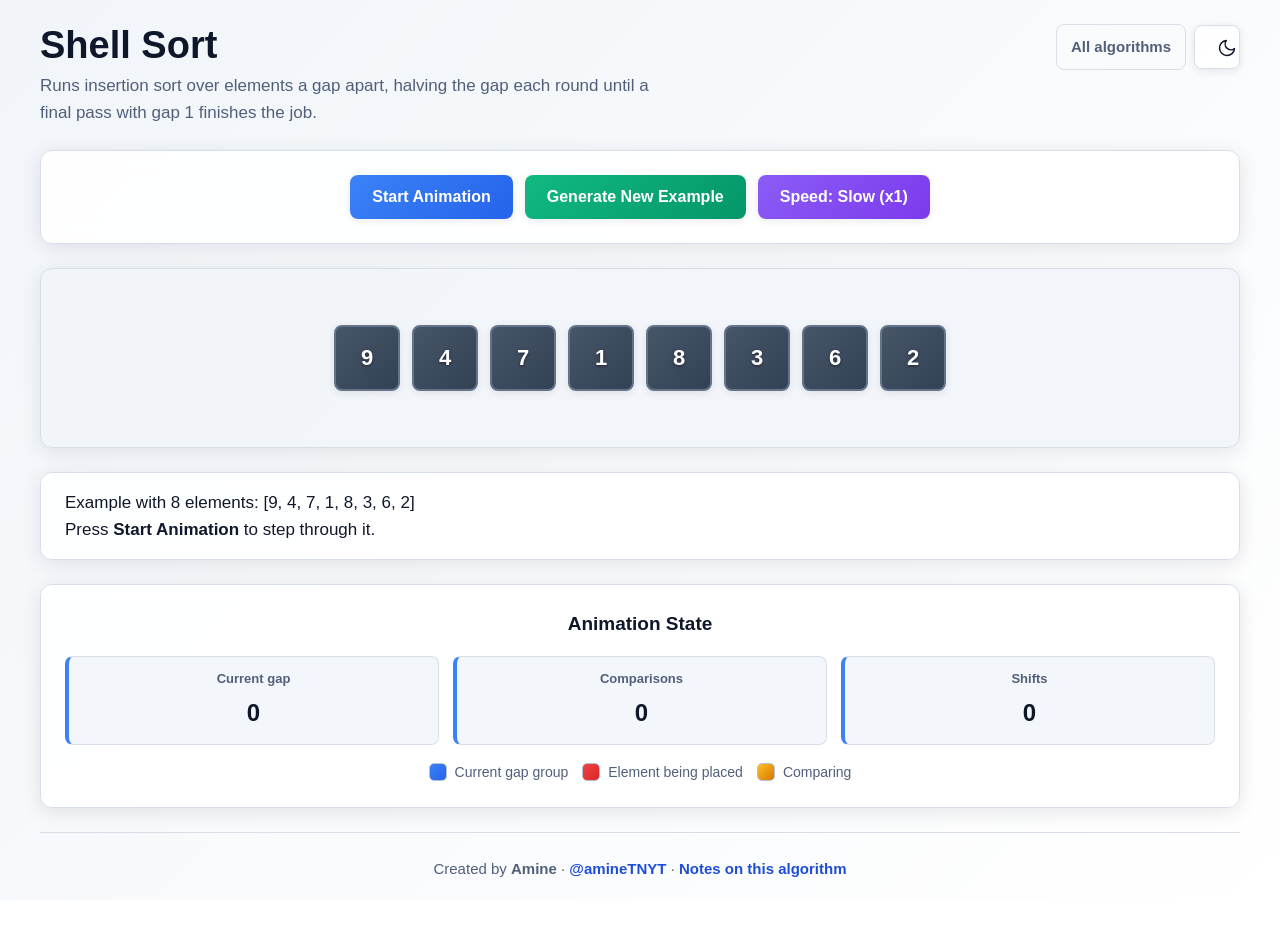
<file: Shell sort/shell_sort.html>
<!DOCTYPE html>
<html lang="en">
<head>
<meta charset="UTF-8">
<meta name="viewport" content="width=device-width, initial-scale=1.0">
<title>Shell Sort - Interactive Visualization</title>
<meta name="description" content="Runs insertion sort over elements a gap apart, halving the gap each round until a final pass with gap 1 finishes the job.">
<link rel="stylesheet" href="../assets/visualizer.css">
<script>
    // Apply the saved theme before first paint, so the page never flashes
    // the wrong one on load.
    try {
        var savedTheme = localStorage.getItem('sorting-algorithms-theme');
        if (savedTheme) document.documentElement.setAttribute('data-theme', savedTheme);
    } catch (error) { /* storage unavailable - fall back to the OS preference */ }
</script>
</head>
<body>

<div class="container">

    <header class="page-header">
        <div>
            <h1>Shell Sort</h1>
            <p class="subtitle">Runs insertion sort over elements a gap apart, halving the gap each round until a final pass with gap 1 finishes the job.</p>
        </div>
        <div class="header-actions">
            <a class="back-link" href="../index.html">All algorithms</a>
            <button class="theme-toggle" id="themeToggle" type="button" aria-label="Switch colour theme">
                <svg class="icon-moon" viewBox="0 0 24 24" aria-hidden="true">
                    <path d="M21 12.8A9 9 0 1 1 11.2 3a7 7 0 0 0 9.8 9.8z"/>
                </svg>
                <svg class="icon-sun" viewBox="0 0 24 24" aria-hidden="true">
                    <circle cx="12" cy="12" r="4"/>
                    <path d="M12 2v2M12 20v2M4.9 4.9l1.4 1.4M17.7 17.7l1.4 1.4M2 12h2M20 12h2M4.9 19.1l1.4-1.4M17.7 6.3l1.4-1.4"/>
                </svg>
            </button>
        </div>
    </header>

    <div class="panel">
        <div class="buttons">
            <button id="startBtn" type="button">Start Animation</button>
            <button id="generateBtn" type="button">Generate New Example</button>
            <button id="speedBtn" type="button">Speed: Slow (x1)</button>
        </div>
    </div>

    <div class="array-display">
        <div class="array-container" id="arrayContainer"></div>
        <div class="aux-panel" id="auxPanel">
            <div class="aux-title" id="auxTitle"></div>
            <div class="aux-row" id="auxRow"></div>
        </div>
    </div>

    <div class="steps" id="steps" role="status" aria-live="polite"></div>

    <div class="panel">
        <h2>Animation State</h2>
        <div class="status-info">
            <div class="info-item">
                <div class="info-label">Current gap</div>
                <div class="info-value" id="gap">0</div>
            </div>
            <div class="info-item">
                <div class="info-label">Comparisons</div>
                <div class="info-value" id="comparisons">0</div>
            </div>
            <div class="info-item">
                <div class="info-label">Shifts</div>
                <div class="info-value" id="shifts">0</div>
            </div>
        </div>
        <div class="legend">
            <div class="legend-item">
                <span class="legend-swatch" style="background:linear-gradient(135deg,#3b82f6,#2563eb)"></span>Current gap group
            </div>
            <div class="legend-item">
                <span class="legend-swatch" style="background:linear-gradient(135deg,#ef4444,#dc2626)"></span>Element being placed
            </div>
            <div class="legend-item">
                <span class="legend-swatch" style="background:linear-gradient(135deg,#fbbf24,#d97706)"></span>Comparing
            </div>
        </div>
    </div>

    <footer class="page-footer">
        Created by <strong>Amine</strong> &middot;
        <a href="https://github.com/amineTNYT" target="_blank" rel="noopener">@amineTNYT</a>
        &middot; <a href="./README.md">Notes on this algorithm</a>
    </footer>

</div>

<script src="../assets/visualizer.js"></script>
<script>
SortingVisualizer.create({
    defaultExample: [9, 4, 7, 1, 8, 3, 6, 2],
    randomLength: 8,
    stats: [{ id: 'gap' }, { id: 'comparisons' }, { id: 'shifts' }],
    run: async function (ctx) {
        var n = ctx.length;
        var gap = Math.floor(n / 2);

        while (gap > 0) {
            ctx.stat('gap', gap);
            ctx.setAll('default');
            ctx.say('<strong>Gap ' + gap + '</strong>: sort elements that sit ' + gap +
                    ' position' + (gap === 1 ? '' : 's') + ' apart.');
            await ctx.sleep(1400);

            for (var i = gap; i < n; i++) {
                var temp = ctx.arr[i];

                // Show which elements form this gap group
                ctx.setAll('default');
                for (var g = i % gap; g < n; g += gap) ctx.setClass(g, 'left-half');
                ctx.setClass(i, 'active');
                ctx.tag(i, 'placing');
                ctx.say('Place ' + temp + ' correctly within its gap group.');
                await ctx.sleep(1000);

                var j = i;
                while (j >= gap) {
                    ctx.bump('comparisons');
                    ctx.setClass(j - gap, 'comparing');
                    ctx.say('Is ' + ctx.arr[j - gap] + ' &gt; ' + temp + ' ?');
                    await ctx.sleep(850);

                    if (ctx.arr[j - gap] > temp) {
                        ctx.setValue(j, ctx.arr[j - gap]);
                        ctx.bump('shifts');
                        ctx.say('Yes &rarr; shift ' + ctx.arr[j] + ' right by ' + gap + '.');
                        ctx.setClass(j - gap, 'left-half');
                        await ctx.sleep(800);
                        j -= gap;
                    } else {
                        ctx.setClass(j - gap, 'left-half');
                        await ctx.sleep(450);
                        break;
                    }
                }

                ctx.setValue(j, temp);
                ctx.clearTags();
                await ctx.sleep(600);
            }

            gap = Math.floor(gap / 2);
        }
    }
});
</script>

</body>
</html>
</file>
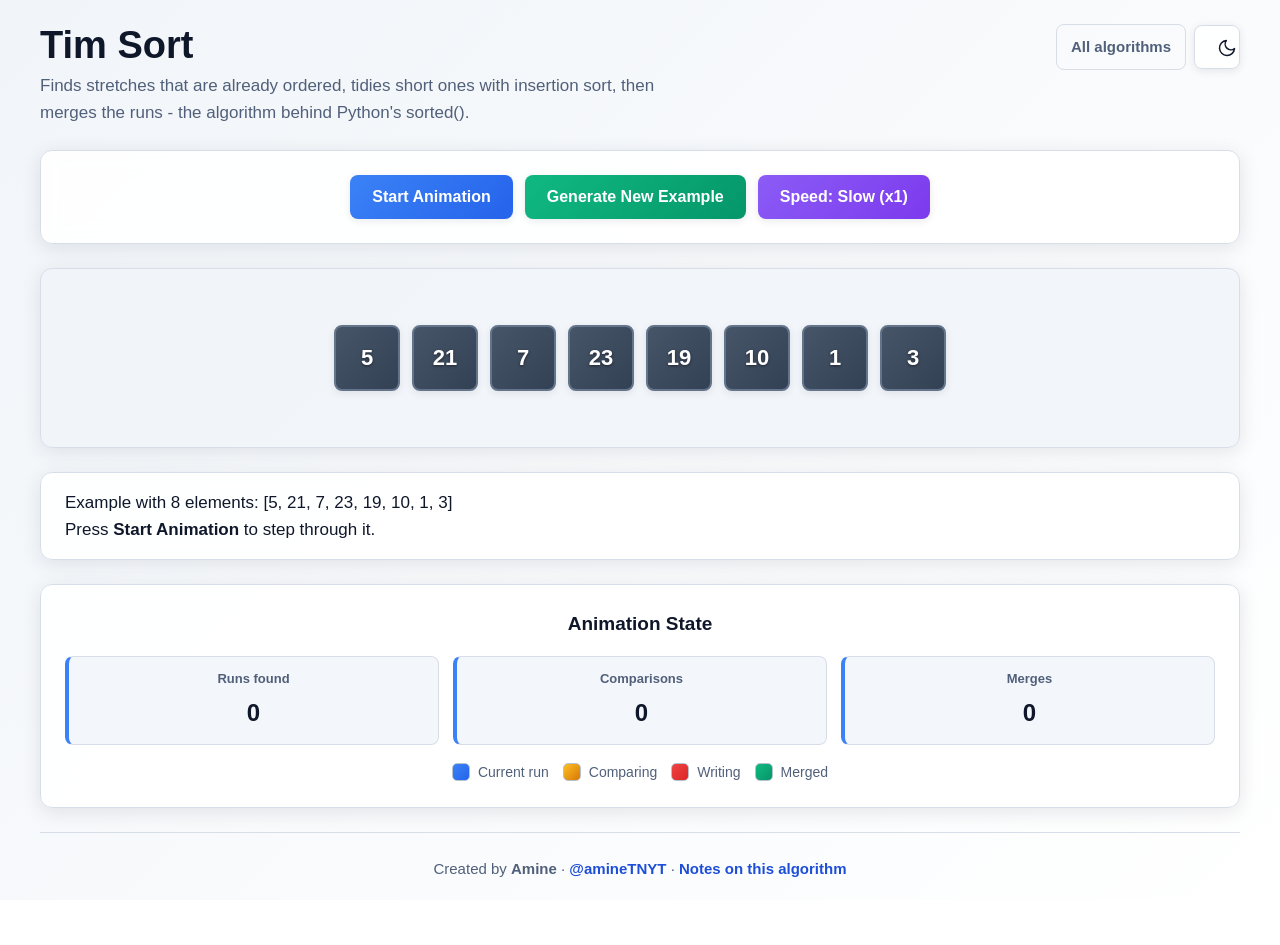
<file: Tim sort/tim_sort.html>
<!DOCTYPE html>
<html lang="en">
<head>
<meta charset="UTF-8">
<meta name="viewport" content="width=device-width, initial-scale=1.0">
<title>Tim Sort - Interactive Visualization</title>
<meta name="description" content="Finds stretches that are already ordered, tidies short ones with insertion sort, then merges the runs - the algorithm behind Python's sorted().">
<link rel="stylesheet" href="../assets/visualizer.css">
<script>
    // Apply the saved theme before first paint, so the page never flashes
    // the wrong one on load.
    try {
        var savedTheme = localStorage.getItem('sorting-algorithms-theme');
        if (savedTheme) document.documentElement.setAttribute('data-theme', savedTheme);
    } catch (error) { /* storage unavailable - fall back to the OS preference */ }
</script>
</head>
<body>

<div class="container">

    <header class="page-header">
        <div>
            <h1>Tim Sort</h1>
            <p class="subtitle">Finds stretches that are already ordered, tidies short ones with insertion sort, then merges the runs - the algorithm behind Python's sorted().</p>
        </div>
        <div class="header-actions">
            <a class="back-link" href="../index.html">All algorithms</a>
            <button class="theme-toggle" id="themeToggle" type="button" aria-label="Switch colour theme">
                <svg class="icon-moon" viewBox="0 0 24 24" aria-hidden="true">
                    <path d="M21 12.8A9 9 0 1 1 11.2 3a7 7 0 0 0 9.8 9.8z"/>
                </svg>
                <svg class="icon-sun" viewBox="0 0 24 24" aria-hidden="true">
                    <circle cx="12" cy="12" r="4"/>
                    <path d="M12 2v2M12 20v2M4.9 4.9l1.4 1.4M17.7 17.7l1.4 1.4M2 12h2M20 12h2M4.9 19.1l1.4-1.4M17.7 6.3l1.4-1.4"/>
                </svg>
            </button>
        </div>
    </header>

    <div class="panel">
        <div class="buttons">
            <button id="startBtn" type="button">Start Animation</button>
            <button id="generateBtn" type="button">Generate New Example</button>
            <button id="speedBtn" type="button">Speed: Slow (x1)</button>
        </div>
    </div>

    <div class="array-display">
        <div class="array-container" id="arrayContainer"></div>
        <div class="aux-panel" id="auxPanel">
            <div class="aux-title" id="auxTitle"></div>
            <div class="aux-row" id="auxRow"></div>
        </div>
    </div>

    <div class="steps" id="steps" role="status" aria-live="polite"></div>

    <div class="panel">
        <h2>Animation State</h2>
        <div class="status-info">
            <div class="info-item">
                <div class="info-label">Runs found</div>
                <div class="info-value" id="runs">0</div>
            </div>
            <div class="info-item">
                <div class="info-label">Comparisons</div>
                <div class="info-value" id="comparisons">0</div>
            </div>
            <div class="info-item">
                <div class="info-label">Merges</div>
                <div class="info-value" id="merges">0</div>
            </div>
        </div>
        <div class="legend">
            <div class="legend-item">
                <span class="legend-swatch" style="background:linear-gradient(135deg,#3b82f6,#2563eb)"></span>Current run
            </div>
            <div class="legend-item">
                <span class="legend-swatch" style="background:linear-gradient(135deg,#fbbf24,#d97706)"></span>Comparing
            </div>
            <div class="legend-item">
                <span class="legend-swatch" style="background:linear-gradient(135deg,#ef4444,#dc2626)"></span>Writing
            </div>
            <div class="legend-item">
                <span class="legend-swatch" style="background:linear-gradient(135deg,#10b981,#059669)"></span>Merged
            </div>
        </div>
    </div>

    <footer class="page-footer">
        Created by <strong>Amine</strong> &middot;
        <a href="https://github.com/amineTNYT" target="_blank" rel="noopener">@amineTNYT</a>
        &middot; <a href="./README.md">Notes on this algorithm</a>
    </footer>

</div>

<script src="../assets/visualizer.js"></script>
<script>
SortingVisualizer.create({
    defaultExample: [5, 21, 7, 23, 19, 10, 1, 3],
    randomLength: 8,
    stats: [{ id: 'runs' }, { id: 'comparisons' }, { id: 'merges' }],
    run: async function (ctx) {
        var n = ctx.length;
        var MIN_RUN = 4;

        async function insertionSort(left, right) {
            for (var i = left + 1; i <= right; i++) {
                var key = ctx.arr[i];
                var j = i - 1;
                ctx.setClass(i, 'active');
                await ctx.sleep(500);

                while (j >= left && ctx.arr[j] > key) {
                    ctx.bump('comparisons');
                    ctx.setValue(j + 1, ctx.arr[j]);
                    j--;
                    await ctx.sleep(400);
                }
                ctx.setValue(j + 1, key);
                ctx.setRange(left, right, 'left-half');
                await ctx.sleep(400);
            }
        }

        async function mergeRuns(l, m, r) {
            var left = ctx.arr.slice(l, m + 1);
            var right = ctx.arr.slice(m + 1, r + 1);
            var i = 0;
            var j = 0;
            var k = l;

            ctx.say('<strong>Merge</strong> runs [' + left.join(', ') + '] and [' + right.join(', ') + '].');
            ctx.bump('merges');
            await ctx.sleep(1400);

            while (i < left.length && j < right.length) {
                ctx.bump('comparisons');
                var takeLeft = left[i] <= right[j];
                var value = takeLeft ? left[i] : right[j];
                ctx.say('Compare ' + left[i] + ' and ' + right[j] + ' &rarr; take ' + value + '.');
                ctx.setValue(k, value);
                ctx.setClass(k, 'active');
                if (takeLeft) { i++; } else { j++; }
                await ctx.sleep(650);
                ctx.setClass(k, 'sorted');
                k++;
            }

            while (i < left.length) {
                ctx.setValue(k, left[i]);
                ctx.setClass(k, 'sorted');
                i++;
                k++;
                await ctx.sleep(400);
            }

            while (j < right.length) {
                ctx.setValue(k, right[j]);
                ctx.setClass(k, 'sorted');
                j++;
                k++;
                await ctx.sleep(400);
            }

            await ctx.sleep(600);
        }

        // Pass 1: find naturally ordered runs, extending short ones
        var runs = [];
        var start = 0;

        while (start < n) {
            ctx.setAll('default');
            var end = start + 1;

            if (end < n && ctx.arr[end] < ctx.arr[start]) {
                while (end < n && ctx.arr[end] < ctx.arr[end - 1]) end++;
                ctx.setRange(start, end - 1, 'comparing');
                ctx.say('Found a <strong>descending run</strong> at ' + start + '-' + (end - 1) +
                        ' &rarr; reverse it in place (reversing, not sorting, keeps Tim Sort stable).');
                await ctx.sleep(1500);

                var lo = start;
                var hi = end - 1;
                while (lo < hi) {
                    ctx.swap(lo, hi);
                    lo++;
                    hi--;
                }
                await ctx.sleep(700);
            } else {
                while (end < n && ctx.arr[end] >= ctx.arr[end - 1]) end++;
                ctx.setRange(start, end - 1, 'comparing');
                ctx.say('Found an <strong>ascending run</strong> at positions ' + start + '-' + (end - 1) + '.');
                await ctx.sleep(1400);
            }

            // Too short to be worth merging, so extend it with insertion sort
            if (end - start < MIN_RUN) {
                var target = Math.min(start + MIN_RUN, n);
                if (target - 1 > end - 1) {
                    ctx.say('That run is shorter than the minimum of ' + MIN_RUN +
                            ' &rarr; extend it with insertion sort.');
                    await ctx.sleep(1300);
                    await insertionSort(start, target - 1);
                }
                end = target;
            }

            ctx.setRange(start, end - 1, 'left-half');
            runs.push([start, end - 1]);
            ctx.stat('runs', runs.length);
            await ctx.sleep(800);
            start = end;
        }

        // Pass 2: merge the runs together, left to right
        while (runs.length > 1) {
            var first = runs.shift();
            var second = runs.shift();
            await mergeRuns(first[0], first[1], second[1]);
            runs.unshift([first[0], second[1]]);
        }
    }
});
</script>

</body>
</html>
</file>
<file: assets/visualizer.css>
/* Shared styling for every sorting visualization and the landing page.
   Dark by default, follows the OS preference, and can be flipped with the
   theme toggle in the header. */

:root {
    --bg: #0f172a;
    --bg-accent: #1e293b;
    --surface: rgba(30, 41, 59, 0.82);
    --surface-solid: #1e293b;
    --surface-sunken: rgba(15, 23, 42, 0.7);
    --border: #334155;
    --border-strong: #475569;
    --text: #f1f5f9;
    --text-muted: #94a3b8;

    /* Link and inline-code accents, kept separate from the raw palette so each
       theme can use a tint that clears 4.5:1 against its own background. */
    --link: #60a5fa;
    --code-accent: #a78bfa;

    --blue: #3b82f6;
    --blue-deep: #2563eb;
    --green: #10b981;
    --green-deep: #059669;
    --purple: #8b5cf6;
    --purple-deep: #7c3aed;
    --amber: #f59e0b;
    --amber-deep: #d97706;
    --red: #ef4444;
    --red-deep: #dc2626;

    --radius: 12px;
    --radius-sm: 8px;
    --shadow: 0 4px 20px rgba(0, 0, 0, 0.45);
    --shadow-sm: 0 3px 10px rgba(0, 0, 0, 0.3);
    --ring: 0 0 0 3px rgba(59, 130, 246, 0.55);

    --space-xs: 8px;
    --space-sm: 16px;
    --space-md: 24px;
    --space-lg: 40px;
    --space-xl: 64px;

    --ease: cubic-bezier(0.16, 1, 0.3, 1);
    --dur-fast: 150ms;
    --dur: 300ms;
}

:root[data-theme="light"] {
    --bg: #f1f5f9;
    --bg-accent: #ffffff;
    --surface: rgba(255, 255, 255, 0.9);
    --surface-solid: #ffffff;
    --surface-sunken: rgba(241, 245, 249, 0.85);
    --border: #d8dee7;
    --border-strong: #b6c0ce;
    --text: #0f172a;
    --text-muted: #51607a;
    --link: #1d4ed8;
    --code-accent: #6d28d9;
    --shadow: 0 4px 20px rgba(15, 23, 42, 0.1);
    --shadow-sm: 0 2px 8px rgba(15, 23, 42, 0.09);
}

@media (prefers-color-scheme: light) {
    :root:not([data-theme]) {
        --bg: #f1f5f9;
        --bg-accent: #ffffff;
        --surface: rgba(255, 255, 255, 0.9);
        --surface-solid: #ffffff;
        --surface-sunken: rgba(241, 245, 249, 0.85);
        --border: #d8dee7;
        --border-strong: #b6c0ce;
        --text: #0f172a;
        --text-muted: #51607a;
        --link: #1d4ed8;
        --code-accent: #6d28d9;
        --shadow: 0 4px 20px rgba(15, 23, 42, 0.1);
        --shadow-sm: 0 2px 8px rgba(15, 23, 42, 0.09);
    }
}

* {
    margin: 0;
    padding: 0;
    box-sizing: border-box;
}

body {
    font-family: 'Segoe UI', Tahoma, Geneva, Verdana, sans-serif;
    background: linear-gradient(135deg, var(--bg) 0%, var(--bg-accent) 100%);
    background-attachment: fixed;
    color: var(--text);
    padding: var(--space-md) var(--space-sm) var(--space-xl);
    min-height: 100vh;
    line-height: 1.6;
    transition: background-color var(--dur) var(--ease), color var(--dur) var(--ease);
}

.container {
    max-width: 1200px;
    margin: 0 auto;
}

/* ---------- Page header ---------- */

.page-header {
    display: flex;
    align-items: flex-start;
    justify-content: space-between;
    gap: var(--space-sm);
    margin-bottom: var(--space-md);
    flex-wrap: wrap;
}

.page-header h1 {
    font-size: clamp(28px, 4vw, 38px);
    line-height: 1.15;
    color: var(--text);
}

.page-header .subtitle {
    color: var(--text-muted);
    font-size: 17px;
    margin-top: 4px;
    max-width: 65ch;
}

.header-actions {
    display: flex;
    align-items: center;
    gap: var(--space-xs);
    flex-shrink: 0;
}

.back-link {
    color: var(--text-muted);
    text-decoration: none;
    font-weight: 600;
    font-size: 15px;
    padding: 10px 14px;
    border-radius: var(--radius-sm);
    border: 1px solid var(--border);
    transition: color var(--dur-fast), border-color var(--dur-fast);
}

.back-link:hover {
    color: var(--text);
    border-color: var(--border-strong);
}

.theme-toggle {
    width: 44px;
    height: 44px;
    display: grid;
    place-items: center;
    border-radius: var(--radius-sm);
    border: 1px solid var(--border);
    background: var(--surface);
    color: var(--text);
    cursor: pointer;
    transition: border-color var(--dur-fast), transform var(--dur-fast);
}

.theme-toggle:hover {
    border-color: var(--border-strong);
    transform: translateY(-1px);
}

.theme-toggle svg {
    width: 20px;
    height: 20px;
    stroke: currentColor;
    fill: none;
    stroke-width: 1.8;
    stroke-linecap: round;
    stroke-linejoin: round;
}

/* The toggle shows the theme you will get by clicking, not the current one:
   a sun while dark, a moon while light. */
.theme-toggle .icon-moon { display: none; }

:root[data-theme="light"] .theme-toggle .icon-moon { display: block; }
:root[data-theme="light"] .theme-toggle .icon-sun { display: none; }

@media (prefers-color-scheme: light) {
    :root:not([data-theme]) .theme-toggle .icon-moon { display: block; }
    :root:not([data-theme]) .theme-toggle .icon-sun { display: none; }
}

/* ---------- Panels ---------- */

.panel {
    background: var(--surface);
    padding: var(--space-md);
    border-radius: var(--radius);
    box-shadow: var(--shadow);
    margin-bottom: var(--space-md);
    border: 1px solid var(--border);
    backdrop-filter: blur(10px);
}

.panel h2 {
    font-size: 19px;
    margin-bottom: var(--space-sm);
    text-align: center;
}

/* ---------- Controls ---------- */

.buttons {
    display: flex;
    gap: 12px;
    flex-wrap: wrap;
    justify-content: center;
}

button {
    min-height: 44px;
    padding: 12px 22px;
    font-size: 16px;
    font-family: inherit;
    font-weight: 600;
    cursor: pointer;
    border: none;
    border-radius: var(--radius-sm);
    color: #ffffff;
    transition: background var(--dur-fast), transform var(--dur-fast), box-shadow var(--dur-fast);
    box-shadow: var(--shadow-sm);
}

button:hover:not(:disabled) { transform: translateY(-2px); }
button:active:not(:disabled) { transform: translateY(0); }

:where(button, a, [tabindex]):focus-visible {
    outline: none;
    box-shadow: var(--ring);
}

#startBtn { background: linear-gradient(135deg, var(--blue) 0%, var(--blue-deep) 100%); }
#generateBtn { background: linear-gradient(135deg, var(--green) 0%, var(--green-deep) 100%); }
#speedBtn { background: linear-gradient(135deg, var(--purple) 0%, var(--purple-deep) 100%); }

button:disabled {
    background: var(--border-strong);
    cursor: not-allowed;
    opacity: 0.6;
    transform: none;
    box-shadow: none;
}

/* ---------- Array display ---------- */

.array-display {
    background: var(--surface-sunken);
    padding: var(--space-lg) var(--space-sm);
    border-radius: var(--radius);
    box-shadow: var(--shadow);
    margin-bottom: var(--space-md);
    min-height: 180px;
    display: flex;
    flex-direction: column;
    justify-content: center;
    align-items: center;
    gap: var(--space-md);
    border: 1px solid var(--border);
}

.array-container {
    display: flex;
    gap: 12px;
    align-items: flex-end;
    flex-wrap: wrap;
    justify-content: center;
}

.array-element {
    width: 66px;
    height: 66px;
    display: flex;
    align-items: center;
    justify-content: center;
    font-size: 22px;
    font-weight: 700;
    border-radius: var(--radius-sm);
    transition: transform var(--dur) var(--ease), background var(--dur-fast), border-color var(--dur-fast);
    box-shadow: var(--shadow-sm);
    color: #ffffff;
    position: relative;
    border: 2px solid transparent;
    text-shadow: 0 1px 3px rgba(0, 0, 0, 0.5);
}

/* Element states. Each also carries a text label via ::after for the
   colour-blind case, so meaning never rests on hue alone. */

.default {
    background: linear-gradient(135deg, #475569 0%, #334155 100%);
    border-color: #64748b;
}

.comparing {
    background: linear-gradient(135deg, #fbbf24 0%, var(--amber-deep) 100%);
    border-color: var(--amber);
    transform: scale(1.12);
    color: #1a1a1a;
    text-shadow: none;
}

.active {
    background: linear-gradient(135deg, var(--red) 0%, var(--red-deep) 100%);
    border-color: var(--red);
    transform: scale(1.16);
}

.pivot {
    background: linear-gradient(135deg, #f472b6 0%, #db2777 100%);
    border-color: #f472b6;
    transform: scale(1.1);
}

.left-half {
    background: linear-gradient(135deg, var(--blue) 0%, var(--blue-deep) 100%);
    border-color: var(--blue);
}

.right-half {
    background: linear-gradient(135deg, var(--purple) 0%, var(--purple-deep) 100%);
    border-color: var(--purple);
}

.dividing {
    background: linear-gradient(135deg, var(--amber) 0%, var(--amber-deep) 100%);
    border-color: var(--amber);
    transform: scale(1.08);
}

.merged,
.sorted {
    background: linear-gradient(135deg, var(--green) 0%, var(--green-deep) 100%);
    border-color: var(--green);
}

.faded { opacity: 0.4; }

.tag {
    position: absolute;
    top: -26px;
    left: 50%;
    transform: translateX(-50%);
    font-size: 11px;
    font-weight: 700;
    letter-spacing: 0.04em;
    text-transform: uppercase;
    padding: 2px 8px;
    border-radius: 999px;
    background: var(--surface-solid);
    color: var(--text);
    border: 1px solid var(--border-strong);
    white-space: nowrap;
    text-shadow: none;
}

/* ---------- Auxiliary panel (buckets, counts, heap tree) ---------- */

.aux-panel {
    width: 100%;
    border-top: 1px dashed var(--border-strong);
    padding-top: var(--space-md);
    display: none;
}

.aux-panel.visible { display: block; }

.aux-title {
    font-size: 13px;
    font-weight: 700;
    letter-spacing: 0.06em;
    text-transform: uppercase;
    color: var(--text-muted);
    text-align: center;
    margin-bottom: 12px;
}

.aux-row {
    display: flex;
    flex-wrap: wrap;
    gap: 10px;
    justify-content: center;
}

.aux-cell {
    min-width: 54px;
    padding: 8px 10px;
    border-radius: var(--radius-sm);
    background: var(--surface-solid);
    border: 1px solid var(--border);
    text-align: center;
    font-size: 14px;
    transition: border-color var(--dur-fast), background var(--dur-fast);
}

.aux-cell.highlight {
    border-color: var(--amber);
    background: rgba(245, 158, 11, 0.18);
}

.aux-cell .aux-key {
    display: block;
    font-size: 11px;
    color: var(--text-muted);
    font-weight: 700;
}

.aux-cell .aux-val {
    display: block;
    font-weight: 700;
    color: var(--text);
    font-variant-numeric: tabular-nums;
}

/* ---------- Narration ---------- */

.steps {
    font-size: 17px;
    min-height: 76px;
    padding: var(--space-sm) var(--space-md);
    background: var(--surface);
    border-radius: var(--radius);
    color: var(--text);
    box-shadow: var(--shadow);
    border: 1px solid var(--border);
    margin-bottom: var(--space-md);
    backdrop-filter: blur(10px);
}

.steps strong { color: var(--text); }

/* ---------- Stats ---------- */

.status-info {
    display: grid;
    grid-template-columns: repeat(auto-fit, minmax(160px, 1fr));
    gap: 14px;
    margin-bottom: var(--space-sm);
}

.info-item {
    background: var(--surface-sunken);
    padding: 12px;
    border-radius: var(--radius-sm);
    border: 1px solid var(--border);
    border-left: 4px solid var(--blue);
    text-align: center;
}

.info-label {
    font-weight: 600;
    color: var(--text-muted);
    font-size: 13px;
}

.info-value {
    font-size: 24px;
    color: var(--text);
    font-weight: 700;
    margin-top: 4px;
    font-variant-numeric: tabular-nums;
}

/* ---------- Legend ---------- */

.legend {
    display: flex;
    flex-wrap: wrap;
    gap: 14px;
    justify-content: center;
}

.legend-item {
    display: flex;
    align-items: center;
    gap: 8px;
    font-size: 14px;
    color: var(--text-muted);
}

.legend-swatch {
    width: 18px;
    height: 18px;
    border-radius: 5px;
    border: 1px solid var(--border-strong);
    flex-shrink: 0;
}

/* ---------- Footer ---------- */

.page-footer {
    text-align: center;
    color: var(--text-muted);
    font-size: 15px;
    padding-top: var(--space-md);
    border-top: 1px solid var(--border);
}

.page-footer a {
    color: var(--link);
    font-weight: 600;
    text-decoration: none;
}

.page-footer a:hover { text-decoration: underline; }

/* ---------- Responsive ---------- */

@media (max-width: 768px) {
    .array-element {
        width: 52px;
        height: 52px;
        font-size: 18px;
    }

    .array-container { gap: 8px; }
    .page-header { flex-direction: column; }
}

@media (max-width: 420px) {
    .array-element {
        width: 42px;
        height: 42px;
        font-size: 15px;
    }

    button {
        flex: 1 1 100%;
    }
}

@media (prefers-reduced-motion: reduce) {
    *,
    *::before,
    *::after {
        animation-duration: 0.001ms !important;
        animation-iteration-count: 1 !important;
        transition-duration: 0.001ms !important;
        scroll-behavior: auto !important;
    }
}
</file>
<file: assets/home.css>
/* Landing-page components. Builds on the tokens defined in visualizer.css. */

.hero {
    background: var(--surface);
    border-radius: var(--radius);
    box-shadow: var(--shadow);
    padding: var(--space-lg) var(--space-md);
    margin-bottom: var(--space-md);
    border: 1px solid var(--border);
    border-top: 4px solid var(--blue);
    backdrop-filter: blur(10px);
}

.hero-top {
    display: flex;
    justify-content: space-between;
    align-items: flex-start;
    gap: var(--space-sm);
    flex-wrap: wrap;
}

.hero h1 {
    font-size: clamp(32px, 5vw, 46px);
    line-height: 1.1;
    margin-bottom: 12px;
}

.hero .tagline {
    color: var(--text-muted);
    font-size: 18px;
    max-width: 68ch;
}

.hero-links {
    display: flex;
    flex-wrap: wrap;
    gap: 12px;
    margin-top: var(--space-md);
}

.hero-links a {
    padding: 12px 22px;
    min-height: 44px;
    display: inline-flex;
    align-items: center;
    border-radius: var(--radius-sm);
    font-weight: 600;
    font-size: 15px;
    text-decoration: none;
    color: #ffffff;
    background: linear-gradient(135deg, var(--blue) 0%, var(--blue-deep) 100%);
    transition: transform var(--dur-fast), box-shadow var(--dur-fast);
    box-shadow: var(--shadow-sm);
}

.hero-links a.secondary {
    background: linear-gradient(135deg, var(--green) 0%, var(--green-deep) 100%);
}

.hero-links a:hover {
    transform: translateY(-2px);
    box-shadow: var(--shadow);
}

section { margin-bottom: var(--space-lg); }

section > h2 {
    font-size: 26px;
    margin-bottom: 6px;
}

.section-note {
    color: var(--text-muted);
    margin-bottom: var(--space-md);
    max-width: 78ch;
}

/* ---------- Algorithm cards ---------- */

.card-grid {
    display: grid;
    grid-template-columns: repeat(auto-fill, minmax(310px, 1fr));
    gap: var(--space-sm);
}

.card {
    background: var(--surface);
    border-radius: var(--radius);
    box-shadow: var(--shadow);
    padding: var(--space-md);
    display: flex;
    flex-direction: column;
    border: 1px solid var(--border);
    border-left: 4px solid var(--border-strong);
    transition: transform var(--dur) var(--ease), box-shadow var(--dur) var(--ease);
    backdrop-filter: blur(10px);
}

.card:hover,
.card:focus-within {
    transform: translateY(-4px);
    box-shadow: 0 10px 30px rgba(0, 0, 0, 0.4);
}

:root[data-theme="light"] .card:hover,
:root[data-theme="light"] .card:focus-within {
    box-shadow: 0 10px 30px rgba(15, 23, 42, 0.16);
}

.card.tier-quadratic { border-left-color: var(--amber); }
.card.tier-loglinear { border-left-color: var(--blue); }
.card.tier-linear    { border-left-color: var(--green); }

.card h3 {
    font-size: 20px;
    margin-bottom: 4px;
}

.card .complexity {
    font-family: Consolas, 'Courier New', monospace;
    font-size: 14px;
    font-weight: 600;
    color: var(--code-accent);
    margin-bottom: 12px;
}

.card p {
    color: var(--text-muted);
    font-size: 15px;
    margin-bottom: var(--space-sm);
    flex-grow: 1;
}

.traits {
    display: flex;
    flex-wrap: wrap;
    gap: 6px;
    margin-bottom: var(--space-sm);
}

.trait {
    font-size: 12px;
    font-weight: 600;
    padding: 3px 10px;
    border-radius: 999px;
    background: var(--surface-sunken);
    color: var(--text-muted);
    border: 1px solid var(--border);
}

.trait.yes {
    background: rgba(16, 185, 129, 0.16);
    color: #34d399;
    border-color: rgba(16, 185, 129, 0.4);
}

.trait.no {
    background: rgba(239, 68, 68, 0.16);
    color: #f87171;
    border-color: rgba(239, 68, 68, 0.4);
}

:root[data-theme="light"] .trait.yes { color: #047857; }
:root[data-theme="light"] .trait.no { color: #b91c1c; }

.card-links {
    display: flex;
    flex-wrap: wrap;
    gap: 14px;
    border-top: 1px solid var(--border);
    padding-top: 14px;
}

.card-links a {
    font-size: 14px;
    font-weight: 600;
    text-decoration: none;
    color: var(--text-muted);
    border-radius: 4px;
    transition: color var(--dur-fast);
}

.card-links a:hover { color: var(--text); }

.card-links a.viz {
    color: var(--link);
    margin-left: auto;
}

.card-links a.viz:hover { text-decoration: underline; }

/* ---------- Comparison table ---------- */

.table-wrap {
    overflow-x: auto;
    background: var(--surface);
    border-radius: var(--radius);
    box-shadow: var(--shadow);
    border: 1px solid var(--border);
}

table {
    border-collapse: collapse;
    width: 100%;
    min-width: 720px;
}

th,
td {
    padding: 12px 16px;
    text-align: left;
    border-bottom: 1px solid var(--border);
    font-size: 15px;
}

th {
    background: var(--surface-sunken);
    font-weight: 700;
    white-space: nowrap;
}

td code {
    font-family: Consolas, 'Courier New', monospace;
    font-size: 14px;
    color: var(--text-muted);
}

tbody tr:last-child td { border-bottom: none; }
</file>
